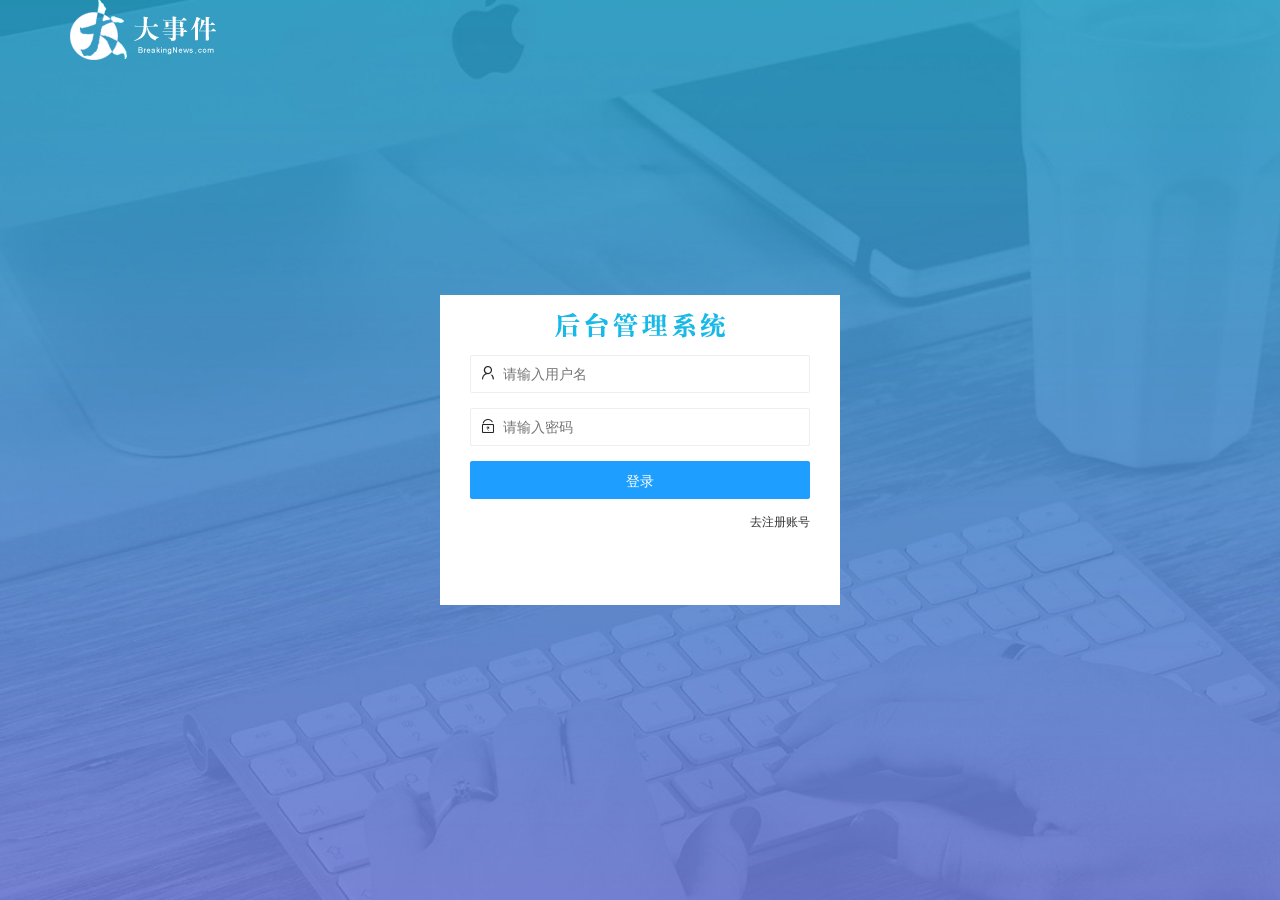
<file: login.html>
<!DOCTYPE html>
<html lang="en">

<head>
    <meta charset="UTF-8">
    <meta http-equiv="X-UA-Compatible" content="IE=edge">
    <meta name="viewport" content="width=device-width, initial-scale=1.0">
    <title>大事件-注册/登录</title>
    <link rel="stylesheet" href="assets/css/login.css">
    <link rel="stylesheet" href="assets/lib/layui/css/layui.css">

    <body>
        <div class="layui-main">
            <img src="assets/images/logo.png" alt="">
        </div>

        <!-- 登录注册区域 -->
        <div class="loginAndRegBox">
            <div class="title-box"></div>
            <!-- 登录的div -->
            <div class="login-box">
                <!-- 登录的表单 -->
                <form class="layui-form" id="form_login">
                    <!-- 用户名 -->
                    <div class="layui-form-item">
                        <i class="layui-icon layui-icon-username"></i>
                        <input type="text" name="username" required lay-verify="required" placeholder="请输入用户名" autocomplete="off" class="layui-input" />
                    </div>
                    <!-- 密码 -->
                    <div class="layui-form-item">
                        <i class="layui-icon layui-icon-password"></i>
                        <input type="password" name="password" required lay-verify="required|pwd" placeholder="请输入密码" autocomplete="off" class="layui-input" />
                    </div>
                    <!-- 登录按钮 -->
                    <div class="layui-form-item">
                        <!-- 注意：表单提交按钮和普通按钮的区别，就是 lay-submit 属性 -->
                        <button class="layui-btn layui-btn-fluid layui-btn-normal" lay-submit>登录</button>
                    </div>
                    <div class="layui-form-item links">
                        <a href="javascript:;" id="link_reg">去注册账号</a>
                    </div>
                </form>
            </div>
            <!-- 注册的div -->
            <div class="reg-box">
                <!-- 注册的表单 -->
                <form class="layui-form" id="form_reg">
                    <!-- 用户名 -->
                    <div class="layui-form-item">
                        <i class="layui-icon layui-icon-username"></i>
                        <input type="text" name="username" required lay-verify="required" placeholder="请输入用户名" autocomplete="off" class="layui-input" />
                    </div>
                    <!-- 密码 -->
                    <div class="layui-form-item">
                        <i class="layui-icon layui-icon-password"></i>
                        <input type="password" name="password" required lay-verify="required|pwd" placeholder="请输入密码" autocomplete="off" class="layui-input" />
                    </div>
                    <!-- 密码确认框 -->
                    <div class="layui-form-item">
                        <i class="layui-icon layui-icon-password"></i>
                        <input type="password" name="repassword" required lay-verify="required|pwd|repwd" placeholder="再次确认密码" autocomplete="off" class="layui-input" />
                    </div>
                    <!-- 注册按钮 -->
                    <div class="layui-form-item">
                        <!-- 注意：表单提交按钮和普通按钮的区别，就是 lay-submit 属性 -->
                        <button class="layui-btn layui-btn-fluid layui-btn-normal" lay-submit>注册</button>
                    </div>
                    <div class="layui-form-item links">
                        <a href="javascript:;" id="link_login">去登录</a>
                    </div>
                </form>
            </div>
        </div>

        <!-- 导入 Layui 的JS文件 -->
        <script src="assets/lib/layui/layui.js"></script>
        <!-- 导入 JQuery -->
        <script src="assets/lib/jquery.js"></script>
        <!-- 导入自己封装的 baseAPI.js -->
        <script src="assets/js/baseAPI.js"></script>
        <!-- 导入自己的 JavaScript 脚本 -->
        <script src="assets/js/login.js"></script>

    </body>

</html>
</file>
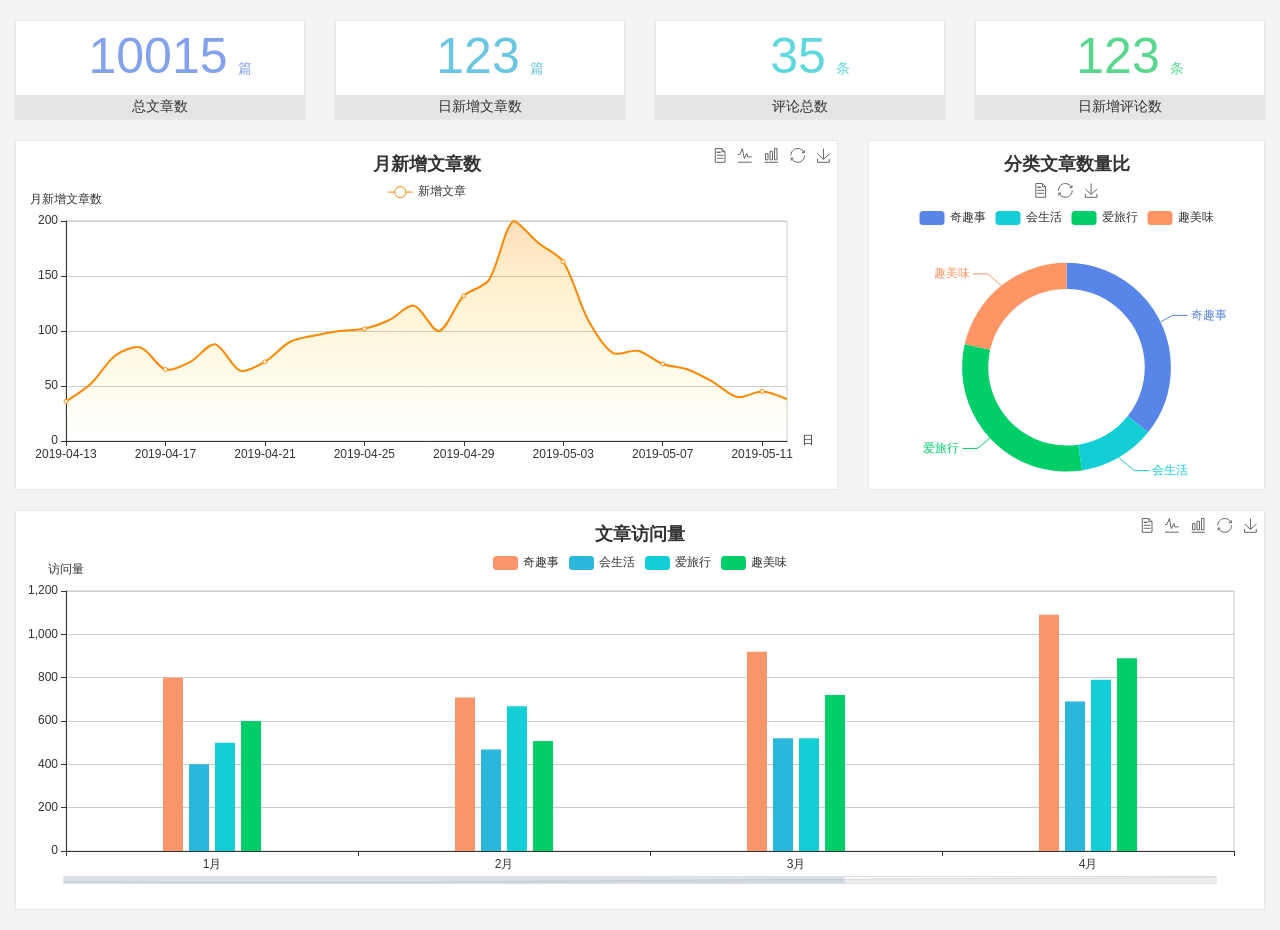
<file: home/dashboard.html>
<!DOCTYPE html>
<html lang="en">

<head>
    <meta charset="UTF-8">
    <meta name="viewport" content="width=device-width, initial-scale=1.0">
    <meta http-equiv="X-UA-Compatible" content="ie=edge">
    <title>图表统计</title>
    <link rel="stylesheet" href="../assets/lib/bootstrap.css" />
    <link rel="stylesheet" href="../assets/lib/main.css" />
    <script src="../assets/lib/jquery.js"></script>
    <script type="text/javascript" src="../assets/lib/echarts.min.js"></script>
</head>

<body>
    <div class="container-fluid">
        <div class="row spannel_list">
            <div class="col-sm-3 col-xs-6">
                <div class="spannel">
                    <em>10015</em><span>篇</span>
                    <b>总文章数</b>
                </div>
            </div>
            <div class="col-sm-3 col-xs-6">
                <div class="spannel scolor01">
                    <em>123</em><span>篇</span>
                    <b>日新增文章数</b>
                </div>
            </div>
            <div class="col-sm-3 col-xs-6">
                <div class="spannel scolor02">
                    <em>35</em><span>条</span>
                    <b>评论总数</b>
                </div>
            </div>
            <div class="col-sm-3 col-xs-6">
                <div class="spannel scolor03">
                    <em>123</em><span>条</span>
                    <b>日新增评论数</b>
                </div>
            </div>
        </div>
    </div>

    <div class="container-fluid">
        <div class="row curve-pie">
            <div class="col-lg-8 col-md-8">
                <div class="gragh_pannel" id="curve_show"></div>
            </div>
            <div class="col-lg-4 col-md-4">
                <div class="gragh_pannel" id="pie_show"></div>
            </div>
        </div>
    </div>

    <div class="container-fluid">
        <div class="column_pannel" id="column_show"></div>
    </div>

    <script>
        var oChart = echarts.init(document.getElementById('curve_show'));
        var aList_all = [{
            'count': 36,
            'date': '2019-04-13'
        }, {
            'count': 52,
            'date': '2019-04-14'
        }, {
            'count': 78,
            'date': '2019-04-15'
        }, {
            'count': 85,
            'date': '2019-04-16'
        }, {
            'count': 65,
            'date': '2019-04-17'
        }, {
            'count': 72,
            'date': '2019-04-18'
        }, {
            'count': 88,
            'date': '2019-04-19'
        }, {
            'count': 64,
            'date': '2019-04-20'
        }, {
            'count': 72,
            'date': '2019-04-21'
        }, {
            'count': 90,
            'date': '2019-04-22'
        }, {
            'count': 96,
            'date': '2019-04-23'
        }, {
            'count': 100,
            'date': '2019-04-24'
        }, {
            'count': 102,
            'date': '2019-04-25'
        }, {
            'count': 110,
            'date': '2019-04-26'
        }, {
            'count': 123,
            'date': '2019-04-27'
        }, {
            'count': 100,
            'date': '2019-04-28'
        }, {
            'count': 132,
            'date': '2019-04-29'
        }, {
            'count': 146,
            'date': '2019-04-30'
        }, {
            'count': 200,
            'date': '2019-05-01'
        }, {
            'count': 180,
            'date': '2019-05-02'
        }, {
            'count': 163,
            'date': '2019-05-03'
        }, {
            'count': 110,
            'date': '2019-05-04'
        }, {
            'count': 80,
            'date': '2019-05-05'
        }, {
            'count': 82,
            'date': '2019-05-06'
        }, {
            'count': 70,
            'date': '2019-05-07'
        }, {
            'count': 65,
            'date': '2019-05-08'
        }, {
            'count': 54,
            'date': '2019-05-09'
        }, {
            'count': 40,
            'date': '2019-05-10'
        }, {
            'count': 45,
            'date': '2019-05-11'
        }, {
            'count': 38,
            'date': '2019-05-12'
        }, ];

        let aCount = [];
        let aDate = [];

        for (var i = 0; i < aList_all.length; i++) {
            aCount.push(aList_all[i].count);
            aDate.push(aList_all[i].date);
        }

        var chartopt = {
            title: {
                text: '月新增文章数',
                left: 'center',
                top: '10'
            },
            tooltip: {
                trigger: 'axis'
            },
            legend: {
                data: ['新增文章'],
                top: '40'
            },
            toolbox: {
                show: true,
                feature: {
                    mark: {
                        show: true
                    },
                    dataView: {
                        show: true,
                        readOnly: false
                    },
                    magicType: {
                        show: true,
                        type: ['line', 'bar']
                    },
                    restore: {
                        show: true
                    },
                    saveAsImage: {
                        show: true
                    }
                }
            },
            calculable: true,
            xAxis: [{
                name: '日',
                type: 'category',
                boundaryGap: false,
                data: aDate
            }],
            yAxis: [{
                name: '月新增文章数',
                type: 'value'
            }],
            series: [{
                name: '新增文章',
                type: 'line',
                smooth: true,
                itemStyle: {
                    normal: {
                        areaStyle: {
                            type: 'default'
                        },
                        color: '#f80'
                    },
                    lineStyle: {
                        color: '#f80'
                    }
                },
                data: aCount
            }],
            areaStyle: {
                normal: {
                    color: new echarts.graphic.LinearGradient(0, 0, 0, 1, [{
                        offset: 0,
                        color: 'rgba(255,136,0,0.39)'
                    }, {
                        offset: .34,
                        color: 'rgba(255,180,0,0.25)'
                    }, {
                        offset: 1,
                        color: 'rgba(255,222,0,0.00)'
                    }])

                }
            },
            grid: {
                show: true,
                x: 50,
                x2: 50,
                y: 80,
                height: 220
            }
        };

        oChart.setOption(chartopt);


        var oPie = echarts.init(document.getElementById('pie_show'));
        var oPieopt = {
            title: {
                top: 10,
                text: '分类文章数量比',
                x: 'center'
            },
            tooltip: {
                trigger: 'item',
                formatter: "{a} <br/>{b} : {c} ({d}%)"
            },
            color: ['#5885e8', '#13cfd5', '#00ce68', '#ff9565'],
            legend: {
                x: 'center',
                top: 65,
                data: ['奇趣事', '会生活', '爱旅行', '趣美味']
            },
            toolbox: {
                show: true,
                x: 'center',
                top: 35,
                feature: {
                    mark: {
                        show: true
                    },
                    dataView: {
                        show: true,
                        readOnly: false
                    },
                    magicType: {
                        show: true,
                        type: ['pie', 'funnel'],
                        option: {
                            funnel: {
                                x: '25%',
                                width: '50%',
                                funnelAlign: 'left',
                                max: 1548
                            }
                        }
                    },
                    restore: {
                        show: true
                    },
                    saveAsImage: {
                        show: true
                    }
                }
            },
            calculable: true,
            series: [{
                name: '访问来源',
                type: 'pie',
                radius: ['45%', '60%'],
                center: ['50%', '65%'],
                data: [{
                    value: 300,
                    name: '奇趣事'
                }, {
                    value: 100,
                    name: '会生活'
                }, {
                    value: 260,
                    name: '爱旅行'
                }, {
                    value: 180,
                    name: '趣美味'
                }]
            }]
        };
        oPie.setOption(oPieopt);



        var oColumn = this.echarts.init(document.getElementById('column_show'));
        var oColumnopt = {
            title: {
                text: '文章访问量',
                left: 'center',
                top: '10'
            },
            tooltip: {
                trigger: 'axis'
            },
            legend: {
                data: ['奇趣事', '会生活', '爱旅行', '趣美味'],
                top: '40'
            },
            toolbox: {
                show: true,
                feature: {
                    mark: {
                        show: true
                    },
                    dataView: {
                        show: true,
                        readOnly: false
                    },
                    magicType: {
                        show: true,
                        type: ['line', 'bar']
                    },
                    restore: {
                        show: true
                    },
                    saveAsImage: {
                        show: true
                    }
                }
            },
            calculable: true,
            xAxis: [{
                type: 'category',
                data: ['1月', '2月', '3月', '4月', '5月']
            }],
            yAxis: [{
                name: '访问量',
                type: 'value'
            }],
            series: [{
                name: '奇趣事',
                type: 'bar',
                barWidth: 20,
                itemStyle: {
                    normal: {
                        areaStyle: {
                            type: 'default'
                        },
                        color: '#fd956a'
                    }
                },
                data: [800, 708, 920, 1090, 1200]
            }, {
                name: '会生活',
                type: 'bar',
                barWidth: 20,
                itemStyle: {
                    normal: {
                        areaStyle: {
                            type: 'default'
                        },
                        color: '#2bb6db'
                    }
                },
                data: [400, 468, 520, 690, 800]
            }, {
                name: '爱旅行',
                type: 'bar',
                barWidth: 20,
                itemStyle: {
                    normal: {
                        areaStyle: {
                            type: 'default'
                        },
                        color: '#13cfd5'
                    }
                },
                data: [500, 668, 520, 790, 900]
            }, {
                name: '趣美味',
                type: 'bar',
                barWidth: 20,
                itemStyle: {
                    normal: {
                        areaStyle: {
                            type: 'default'
                        },
                        color: '#00ce68'
                    }
                },
                data: [600, 508, 720, 890, 1000]
            }],
            grid: {
                show: true,
                x: 50,
                x2: 30,
                y: 80,
                height: 260
            },
            dataZoom: [ //给x轴设置滚动条
                {
                    start: 0, //默认为0
                    end: 100 - 1000 / 31, //默认为100
                    type: 'slider',
                    show: true,
                    xAxisIndex: [0],
                    handleSize: 0, //滑动条的 左右2个滑动条的大小
                    height: 8, //组件高度
                    left: 45, //左边的距离
                    right: 50, //右边的距离
                    bottom: 26, //右边的距离
                    handleColor: '#ddd', //h滑动图标的颜色
                    handleStyle: {
                        borderColor: "#cacaca",
                        borderWidth: "1",
                        shadowBlur: 2,
                        background: "#ddd",
                        shadowColor: "#ddd",
                    }
                }
            ]
        };
        oColumn.setOption(oColumnopt);
    </script>
</body>

</html>
</file>
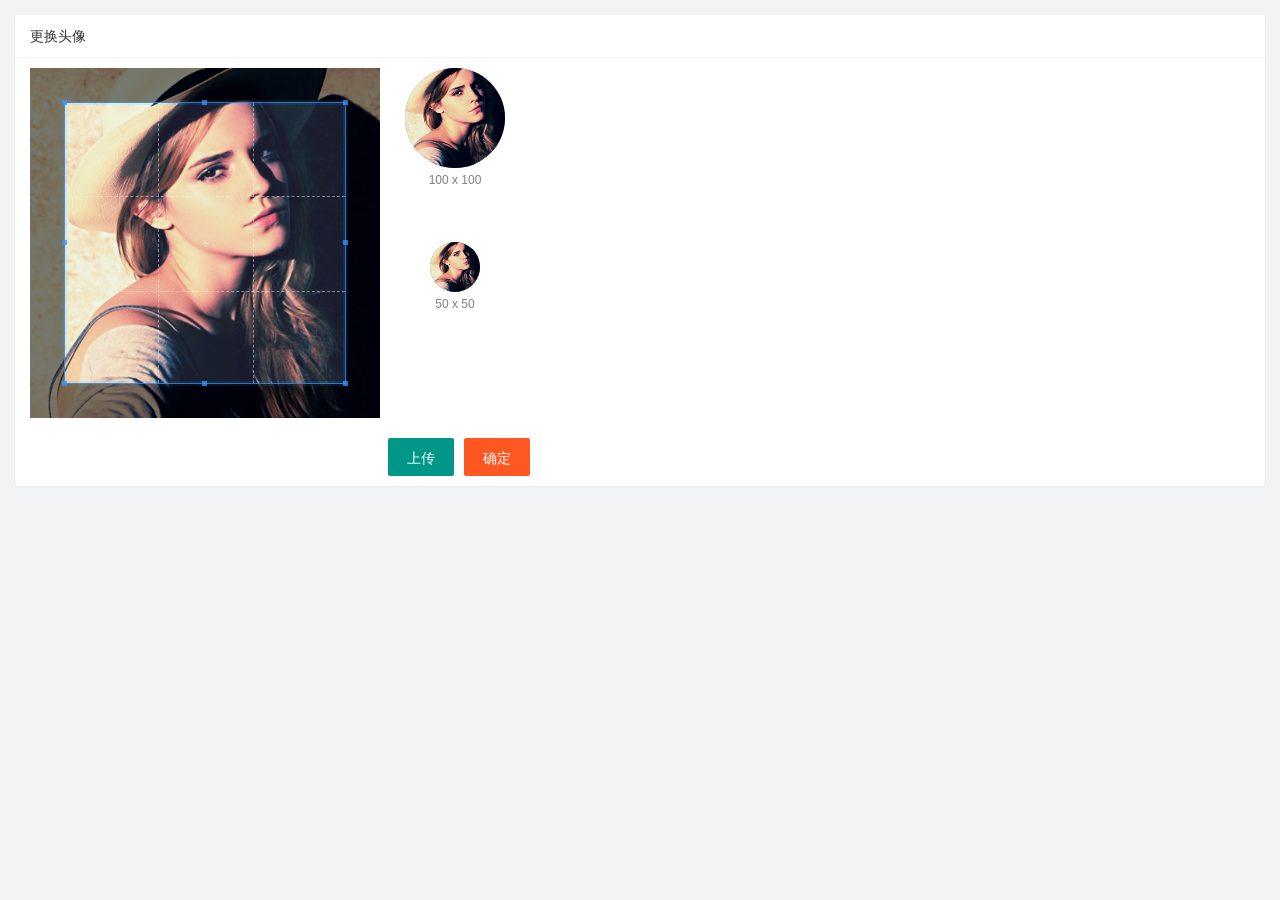
<file: user/user_avatar.html>
<!DOCTYPE html>
<html lang="en">

<head>
    <meta charset="UTF-8" />
    <meta name="viewport" content="width=device-width, initial-scale=1.0" />
    <title>Document</title>
    <link rel="stylesheet" href="../assets/lib/layui/css/layui.css" />
    <link rel="stylesheet" href="../assets/lib/cropper/cropper.css" />
    <link rel="stylesheet" href="../assets/css/user/user_avatar.css" />
</head>

<body>
    <!-- 卡片区域 -->
    <div class="layui-card">
        <div class="layui-card-header">更换头像</div>
        <div class="layui-card-body">
            <!-- 第一行的图片裁剪和预览区域 -->
            <div class="row1">
                <!-- 图片裁剪区域 -->
                <div class="cropper-box">
                    <!-- 这个 img 标签很重要，将来会把它初始化为裁剪区域 -->
                    <img id="image" src="../assets/images/sample.jpg" />
                </div>
                <!-- 图片的预览区域 -->
                <div class="preview-box">
                    <div>
                        <!-- 宽高为 100px 的预览区域 -->
                        <div class="img-preview w100"></div>
                        <p class="size">100 x 100</p>
                    </div>
                    <div>
                        <!-- 宽高为 50px 的预览区域 -->
                        <div class="img-preview w50"></div>
                        <p class="size">50 x 50</p>
                    </div>
                </div>
            </div>

            <!-- 第二行的按钮区域 -->
            <div class="row2">
                <!-- 通过 accept 属性，可以指定，允许用户选择什么类型的文件 -->
                <input type="file" id="file" accept="image/png,image/jpeg" />
                <button type="button" class="layui-btn" id="btnChooseImage">上传</button>
                <button type="button" class="layui-btn layui-btn-danger" id="btnUpload">确定</button>
            </div>
        </div>
    </div>

    <script src="../assets/lib/layui/layui.js"></script>
    <script src="../assets/lib/jquery.js"></script>
    <script src="../assets/lib/cropper/Cropper.js"></script>
    <script src="../assets/lib/cropper/jquery-cropper.js"></script>
    <script src="../assets/js/baseAPI.js"></script>
    <script src="../assets/js/user/user_avatar.js"></script>
</body>

</html>
</file>
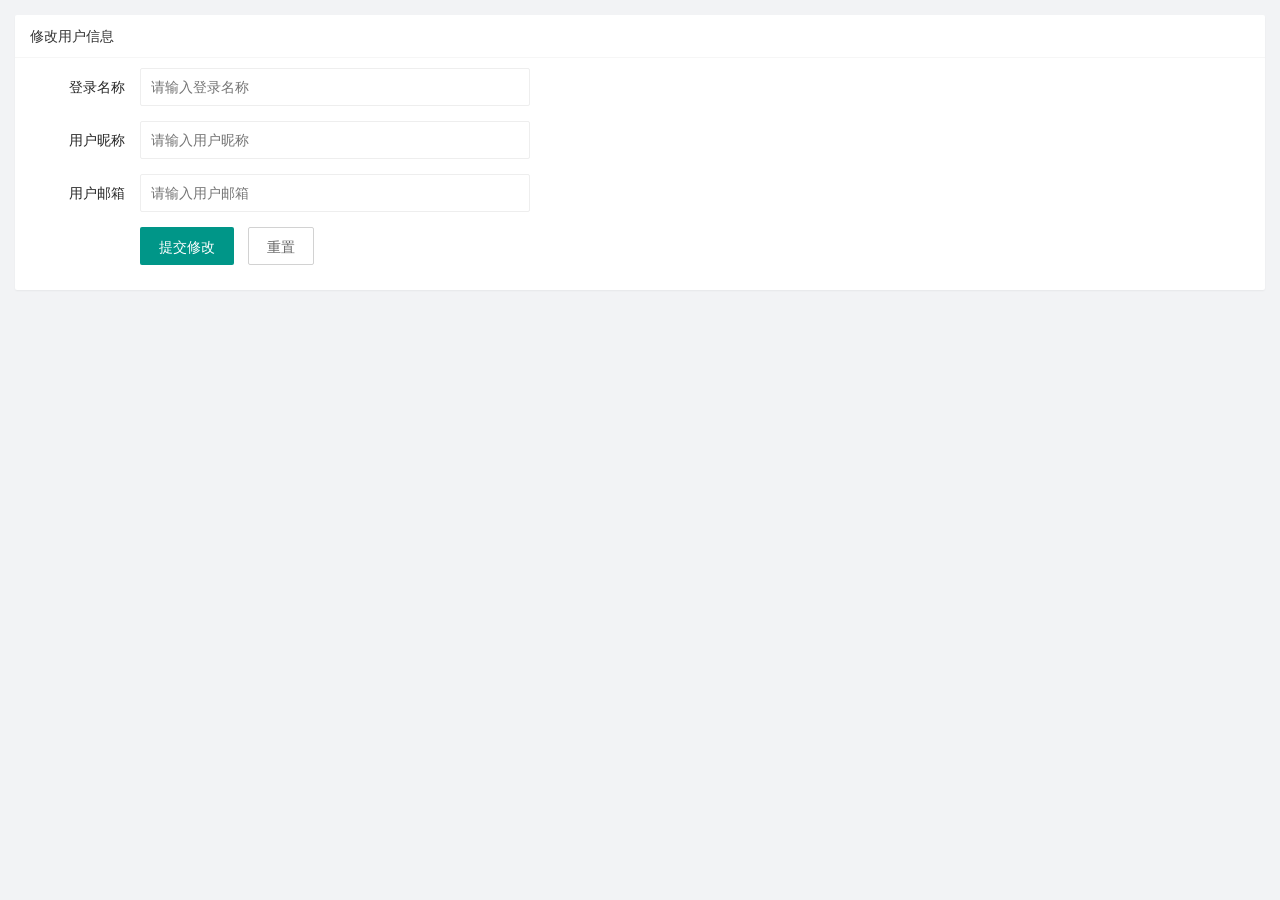
<file: user/user_info.html>
<!DOCTYPE html>
<html lang="en">

<head>
    <meta charset="UTF-8" />
    <meta name="viewport" content="width=device-width, initial-scale=1.0" />
    <title>Document</title>
    <!-- 导入 layui 的样式 -->
    <link rel="stylesheet" href="../assets/lib/layui/css/layui.css" />
    <!-- 导入自己的样式 -->
    <link rel="stylesheet" href="../assets/css/user/user_info.css" />
</head>

<body>
    <!-- 卡片区域 -->
    <div class="layui-card">
        <div class="layui-card-header">修改用户信息</div>
        <div class="layui-card-body">
            <!-- form 表单区域 -->
            <form class="layui-form" lay-filter="formUserInfo">
                <!-- 这是隐藏域 -->
                <input type="hidden" name="id" value="" />
                <div class="layui-form-item">
                    <label class="layui-form-label">登录名称</label>
                    <div class="layui-input-block">
                        <input type="text" name="username" required lay-verify="required" placeholder="请输入登录名称" autocomplete="off" class="layui-input" readonly />
                    </div>
                </div>
                <div class="layui-form-item">
                    <label class="layui-form-label">用户昵称</label>
                    <div class="layui-input-block">
                        <input type="text" name="nickname" required lay-verify="required|nickname" placeholder="请输入用户昵称" autocomplete="off" class="layui-input" />
                    </div>
                </div>
                <div class="layui-form-item">
                    <label class="layui-form-label">用户邮箱</label>
                    <div class="layui-input-block">
                        <input type="text" name="email" required lay-verify="required|email" placeholder="请输入用户邮箱" autocomplete="off" class="layui-input" />
                    </div>
                </div>
                <div class="layui-form-item">
                    <div class="layui-input-block">
                        <button class="layui-btn" lay-submit lay-filter="formDemo">提交修改</button>
                        <button type="reset" class="layui-btn layui-btn-primary" id="btnReset">重置</button>
                    </div>
                </div>
            </form>
        </div>
    </div>

    <!-- 导入 layui 的 js -->
    <script src="../assets/lib/layui/layui.js"></script>
    <!-- 导入 jquery -->
    <script src="../assets/lib/jquery.js"></script>
    <!-- 导入 baseAPI -->
    <script src="../assets/js/baseAPI.js"></script>
    <!-- 导入自己的 js -->
    <script src="../assets/js/user/user_info.js"></script>
</body>

</html>
</file>
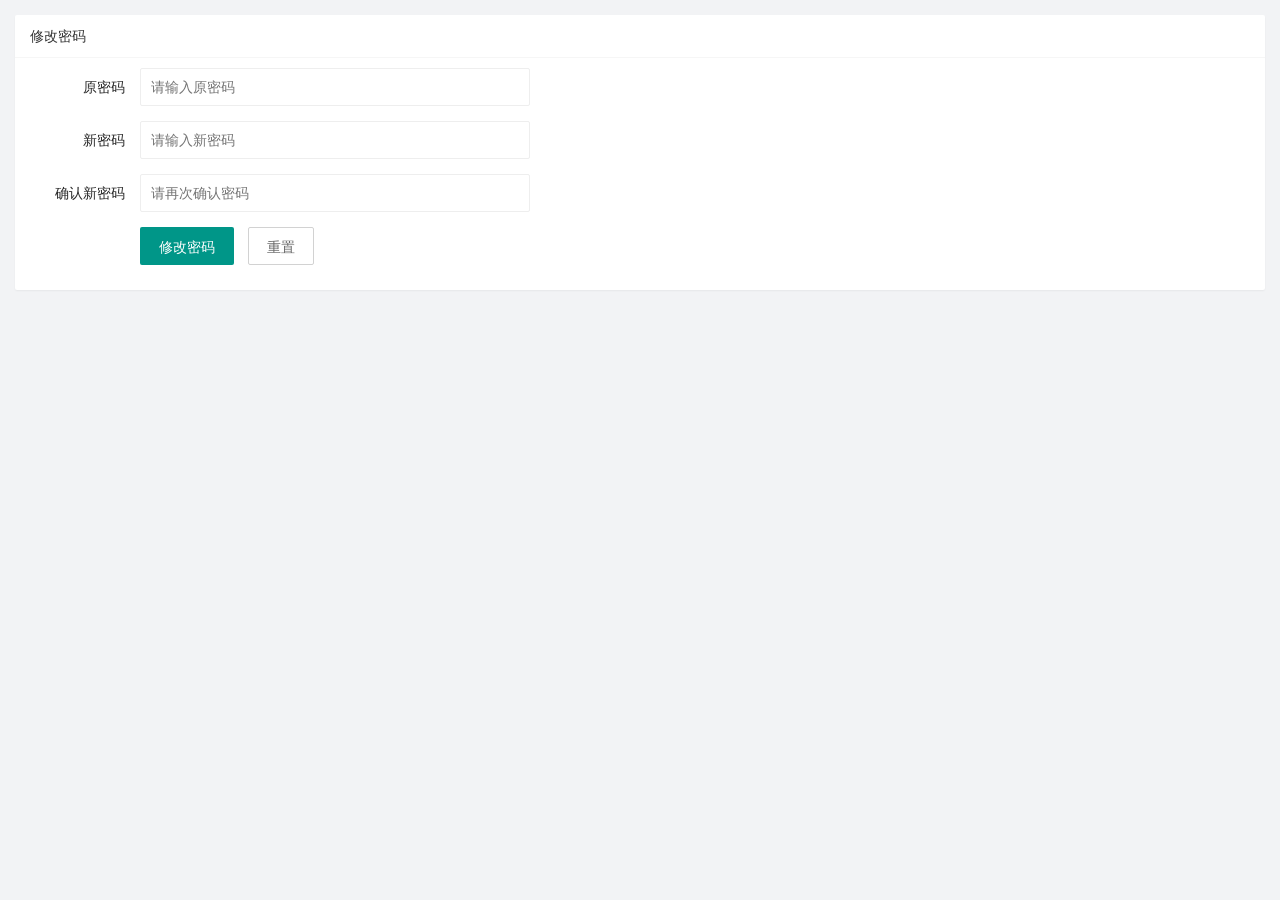
<file: user/user_pwd.html>
<!DOCTYPE html>
<html lang="en">

<head>
    <meta charset="UTF-8" />
    <meta name="viewport" content="width=device-width, initial-scale=1.0" />
    <title>Document</title>
    <link rel="stylesheet" href="../assets/lib/layui/css/layui.css" />
    <link rel="stylesheet" href="../assets/css/user/user_pwd.css" />
</head>

<body>
    <!-- 卡片区域 -->
    <div class="layui-card">
        <div class="layui-card-header">修改密码</div>
        <div class="layui-card-body">
            <form class="layui-form">
                <div class="layui-form-item">
                    <label class="layui-form-label">原密码</label>
                    <div class="layui-input-block">
                        <input type="password" name="oldPwd" required lay-verify="required|pwd" placeholder="请输入原密码" autocomplete="off" class="layui-input" />
                    </div>
                </div>
                <div class="layui-form-item">
                    <label class="layui-form-label">新密码</label>
                    <div class="layui-input-block">
                        <input type="password" name="newPwd" required lay-verify="required|pwd|samePwd" placeholder="请输入新密码" autocomplete="off" class="layui-input" />
                    </div>
                </div>
                <div class="layui-form-item">
                    <label class="layui-form-label">确认新密码</label>
                    <div class="layui-input-block">
                        <input type="password" name="rePwd" required lay-verify="required|pwd|rePwd" placeholder="请再次确认密码" autocomplete="off" class="layui-input" />
                    </div>
                </div>
                <div class="layui-form-item">
                    <div class="layui-input-block">
                        <button class="layui-btn" lay-submit lay-filter="formDemo">修改密码</button>
                        <button type="reset" class="layui-btn layui-btn-primary">重置</button>
                    </div>
                </div>
            </form>
        </div>
    </div>

    <!-- 导入 layui 的 js -->
    <script src="../assets/lib/layui/layui.js"></script>
    <!-- 导入 jQuery -->
    <script src="../assets/lib/jquery.js"></script>
    <!-- 导入 baseAPI -->
    <script src="../assets/js/baseAPI.js"></script>
    <!-- 导入自己的 js -->
    <script src="../assets/js/user/user_pwd.js"></script>
</body>

</html>
</file>
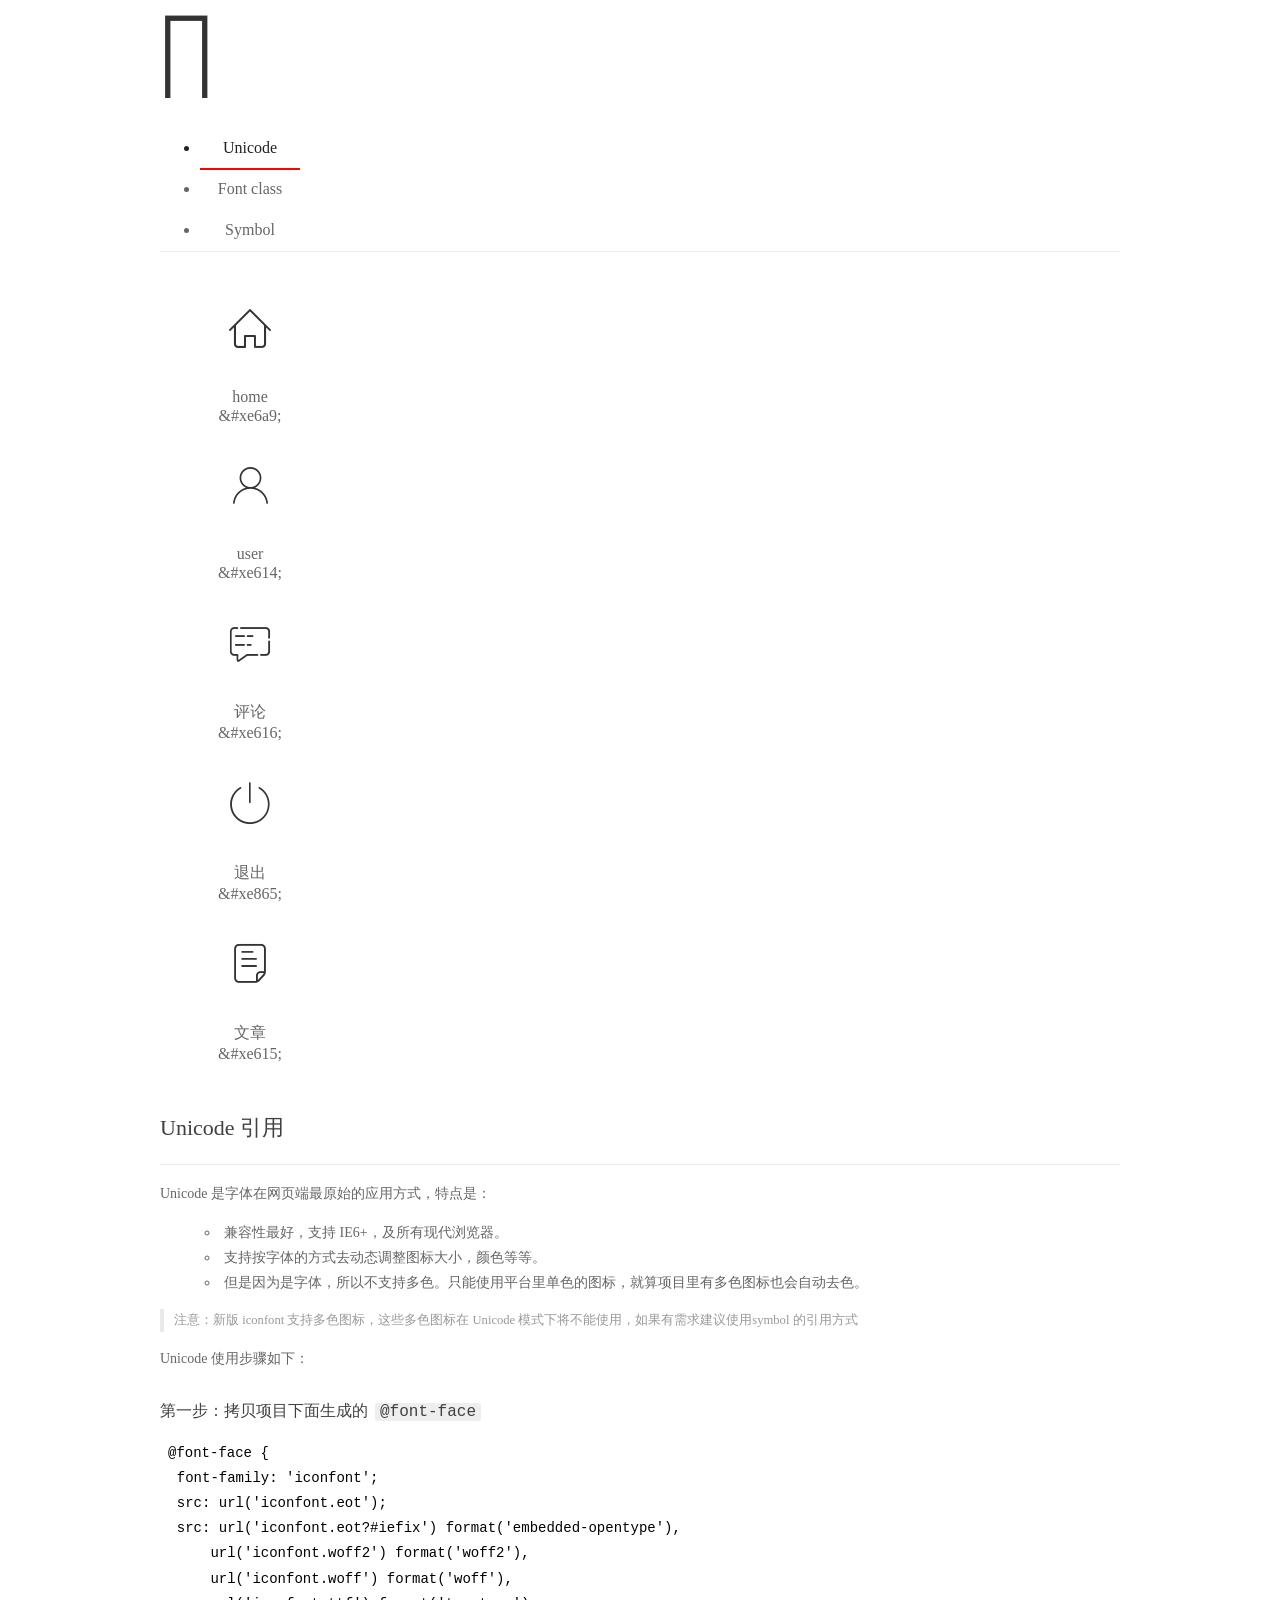
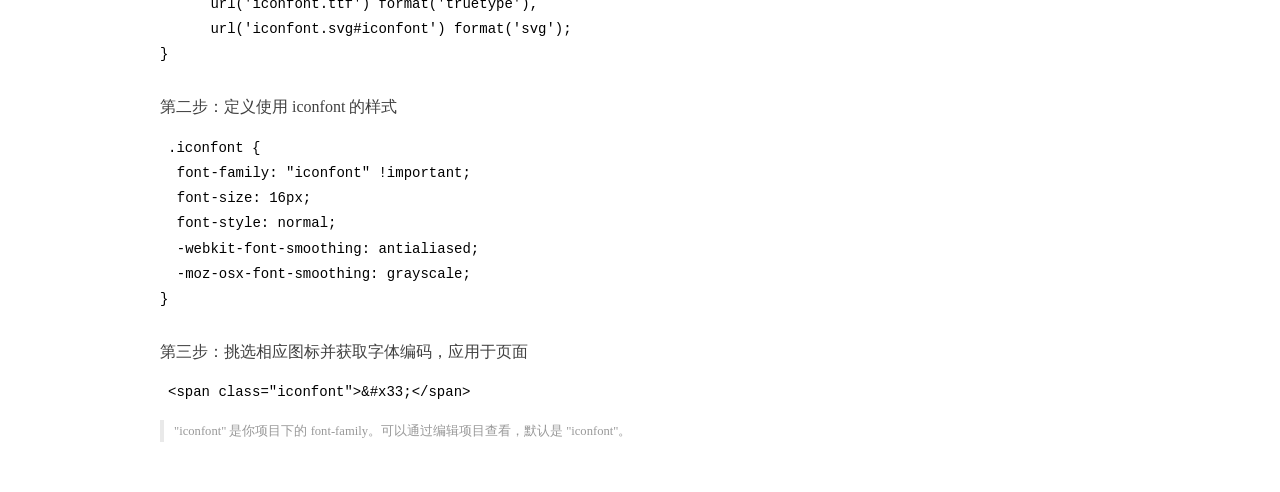
<file: assets/fonts/demo_index.html>
<!DOCTYPE html>
<html>
<head>
  <meta charset="utf-8"/>
  <title>IconFont Demo</title>
  <link rel="shortcut icon" href="https://gtms04.alicdn.com/tps/i4/TB1_oz6GVXXXXaFXpXXJDFnIXXX-64-64.ico" type="image/x-icon"/>
  <link rel="stylesheet" href="https://g.alicdn.com/thx/cube/1.3.2/cube.min.css">
  <link rel="stylesheet" href="demo.css">
  <link rel="stylesheet" href="iconfont.css">
  <script src="iconfont.js"></script>
  <!-- jQuery -->
  <script src="https://a1.alicdn.com/oss/uploads/2018/12/26/7bfddb60-08e8-11e9-9b04-53e73bb6408b.js"></script>
  <!-- 代码高亮 -->
  <script src="https://a1.alicdn.com/oss/uploads/2018/12/26/a3f714d0-08e6-11e9-8a15-ebf944d7534c.js"></script>
</head>
<body>
  <div class="main">
    <h1 class="logo"><a href="https://www.iconfont.cn/" title="iconfont 首页" target="_blank">&#xe86b;</a></h1>
    <div class="nav-tabs">
      <ul id="tabs" class="dib-box">
        <li class="dib active"><span>Unicode</span></li>
        <li class="dib"><span>Font class</span></li>
        <li class="dib"><span>Symbol</span></li>
      </ul>
      
    </div>
    <div class="tab-container">
      <div class="content unicode" style="display: block;">
          <ul class="icon_lists dib-box">
          
            <li class="dib">
              <span class="icon iconfont">&#xe6a9;</span>
                <div class="name">home</div>
                <div class="code-name">&amp;#xe6a9;</div>
              </li>
          
            <li class="dib">
              <span class="icon iconfont">&#xe614;</span>
                <div class="name">user</div>
                <div class="code-name">&amp;#xe614;</div>
              </li>
          
            <li class="dib">
              <span class="icon iconfont">&#xe616;</span>
                <div class="name">评论</div>
                <div class="code-name">&amp;#xe616;</div>
              </li>
          
            <li class="dib">
              <span class="icon iconfont">&#xe865;</span>
                <div class="name">退出</div>
                <div class="code-name">&amp;#xe865;</div>
              </li>
          
            <li class="dib">
              <span class="icon iconfont">&#xe615;</span>
                <div class="name">文章</div>
                <div class="code-name">&amp;#xe615;</div>
              </li>
          
          </ul>
          <div class="article markdown">
          <h2 id="unicode-">Unicode 引用</h2>
          <hr>

          <p>Unicode 是字体在网页端最原始的应用方式，特点是：</p>
          <ul>
            <li>兼容性最好，支持 IE6+，及所有现代浏览器。</li>
            <li>支持按字体的方式去动态调整图标大小，颜色等等。</li>
            <li>但是因为是字体，所以不支持多色。只能使用平台里单色的图标，就算项目里有多色图标也会自动去色。</li>
          </ul>
          <blockquote>
            <p>注意：新版 iconfont 支持多色图标，这些多色图标在 Unicode 模式下将不能使用，如果有需求建议使用symbol 的引用方式</p>
          </blockquote>
          <p>Unicode 使用步骤如下：</p>
          <h3 id="-font-face">第一步：拷贝项目下面生成的 <code>@font-face</code></h3>
<pre><code class="language-css"
>@font-face {
  font-family: 'iconfont';
  src: url('iconfont.eot');
  src: url('iconfont.eot?#iefix') format('embedded-opentype'),
      url('iconfont.woff2') format('woff2'),
      url('iconfont.woff') format('woff'),
      url('iconfont.ttf') format('truetype'),
      url('iconfont.svg#iconfont') format('svg');
}
</code></pre>
          <h3 id="-iconfont-">第二步：定义使用 iconfont 的样式</h3>
<pre><code class="language-css"
>.iconfont {
  font-family: "iconfont" !important;
  font-size: 16px;
  font-style: normal;
  -webkit-font-smoothing: antialiased;
  -moz-osx-font-smoothing: grayscale;
}
</code></pre>
          <h3 id="-">第三步：挑选相应图标并获取字体编码，应用于页面</h3>
<pre>
<code class="language-html"
>&lt;span class="iconfont"&gt;&amp;#x33;&lt;/span&gt;
</code></pre>
          <blockquote>
            <p>"iconfont" 是你项目下的 font-family。可以通过编辑项目查看，默认是 "iconfont"。</p>
          </blockquote>
          </div>
      </div>
      <div class="content font-class">
        <ul class="icon_lists dib-box">
          
          <li class="dib">
            <span class="icon iconfont icon-home"></span>
            <div class="name">
              home
            </div>
            <div class="code-name">.icon-home
            </div>
          </li>
          
          <li class="dib">
            <span class="icon iconfont icon-user"></span>
            <div class="name">
              user
            </div>
            <div class="code-name">.icon-user
            </div>
          </li>
          
          <li class="dib">
            <span class="icon iconfont icon-pinglun"></span>
            <div class="name">
              评论
            </div>
            <div class="code-name">.icon-pinglun
            </div>
          </li>
          
          <li class="dib">
            <span class="icon iconfont icon-tuichu"></span>
            <div class="name">
              退出
            </div>
            <div class="code-name">.icon-tuichu
            </div>
          </li>
          
          <li class="dib">
            <span class="icon iconfont icon-16"></span>
            <div class="name">
              文章
            </div>
            <div class="code-name">.icon-16
            </div>
          </li>
          
        </ul>
        <div class="article markdown">
        <h2 id="font-class-">font-class 引用</h2>
        <hr>

        <p>font-class 是 Unicode 使用方式的一种变种，主要是解决 Unicode 书写不直观，语意不明确的问题。</p>
        <p>与 Unicode 使用方式相比，具有如下特点：</p>
        <ul>
          <li>兼容性良好，支持 IE8+，及所有现代浏览器。</li>
          <li>相比于 Unicode 语意明确，书写更直观。可以很容易分辨这个 icon 是什么。</li>
          <li>因为使用 class 来定义图标，所以当要替换图标时，只需要修改 class 里面的 Unicode 引用。</li>
          <li>不过因为本质上还是使用的字体，所以多色图标还是不支持的。</li>
        </ul>
        <p>使用步骤如下：</p>
        <h3 id="-fontclass-">第一步：引入项目下面生成的 fontclass 代码：</h3>
<pre><code class="language-html">&lt;link rel="stylesheet" href="./iconfont.css"&gt;
</code></pre>
        <h3 id="-">第二步：挑选相应图标并获取类名，应用于页面：</h3>
<pre><code class="language-html">&lt;span class="iconfont icon-xxx"&gt;&lt;/span&gt;
</code></pre>
        <blockquote>
          <p>"
            iconfont" 是你项目下的 font-family。可以通过编辑项目查看，默认是 "iconfont"。</p>
        </blockquote>
      </div>
      </div>
      <div class="content symbol">
          <ul class="icon_lists dib-box">
          
            <li class="dib">
                <svg class="icon svg-icon" aria-hidden="true">
                  <use xlink:href="#icon-home"></use>
                </svg>
                <div class="name">home</div>
                <div class="code-name">#icon-home</div>
            </li>
          
            <li class="dib">
                <svg class="icon svg-icon" aria-hidden="true">
                  <use xlink:href="#icon-user"></use>
                </svg>
                <div class="name">user</div>
                <div class="code-name">#icon-user</div>
            </li>
          
            <li class="dib">
                <svg class="icon svg-icon" aria-hidden="true">
                  <use xlink:href="#icon-pinglun"></use>
                </svg>
                <div class="name">评论</div>
                <div class="code-name">#icon-pinglun</div>
            </li>
          
            <li class="dib">
                <svg class="icon svg-icon" aria-hidden="true">
                  <use xlink:href="#icon-tuichu"></use>
                </svg>
                <div class="name">退出</div>
                <div class="code-name">#icon-tuichu</div>
            </li>
          
            <li class="dib">
                <svg class="icon svg-icon" aria-hidden="true">
                  <use xlink:href="#icon-16"></use>
                </svg>
                <div class="name">文章</div>
                <div class="code-name">#icon-16</div>
            </li>
          
          </ul>
          <div class="article markdown">
          <h2 id="symbol-">Symbol 引用</h2>
          <hr>

          <p>这是一种全新的使用方式，应该说这才是未来的主流，也是平台目前推荐的用法。相关介绍可以参考这篇<a href="">文章</a>
            这种用法其实是做了一个 SVG 的集合，与另外两种相比具有如下特点：</p>
          <ul>
            <li>支持多色图标了，不再受单色限制。</li>
            <li>通过一些技巧，支持像字体那样，通过 <code>font-size</code>, <code>color</code> 来调整样式。</li>
            <li>兼容性较差，支持 IE9+，及现代浏览器。</li>
            <li>浏览器渲染 SVG 的性能一般，还不如 png。</li>
          </ul>
          <p>使用步骤如下：</p>
          <h3 id="-symbol-">第一步：引入项目下面生成的 symbol 代码：</h3>
<pre><code class="language-html">&lt;script src="./iconfont.js"&gt;&lt;/script&gt;
</code></pre>
          <h3 id="-css-">第二步：加入通用 CSS 代码（引入一次就行）：</h3>
<pre><code class="language-html">&lt;style&gt;
.icon {
  width: 1em;
  height: 1em;
  vertical-align: -0.15em;
  fill: currentColor;
  overflow: hidden;
}
&lt;/style&gt;
</code></pre>
          <h3 id="-">第三步：挑选相应图标并获取类名，应用于页面：</h3>
<pre><code class="language-html">&lt;svg class="icon" aria-hidden="true"&gt;
  &lt;use xlink:href="#icon-xxx"&gt;&lt;/use&gt;
&lt;/svg&gt;
</code></pre>
          </div>
      </div>

    </div>
  </div>
  <script>
  $(document).ready(function () {
      $('.tab-container .content:first').show()

      $('#tabs li').click(function (e) {
        var tabContent = $('.tab-container .content')
        var index = $(this).index()

        if ($(this).hasClass('active')) {
          return
        } else {
          $('#tabs li').removeClass('active')
          $(this).addClass('active')

          tabContent.hide().eq(index).fadeIn()
        }
      })
    })
  </script>
</body>
</html>
</file>
<file: assets/css/login.css>
html,
body {
    margin: 0;
    padding: 0;
    height: 100%;
    width: 100%;
    background: url('../images/login_bg.jpg') no-repeat center;
    background-size: cover;
}

.loginAndRegBox {
    width: 400px;
    height: 310px;
    background-color: #fff;
    position: absolute;
    left: 50%;
    top: 50%;
    transform: translate(-50%, -50%);
}

.title-box {
    height: 60px;
    background: url('../images/login_title.png') no-repeat center;
}

.reg-box {
    display: none;
}

.layui-form {
    padding: 0 30px;
}

.links {
    display: flex;
    justify-content: flex-end;
}

.links a {
    font-size: 12px;
}

.layui-form-item {
    position: relative;
}

.layui-icon {
    position: absolute;
    left: 10px;
    top: 10px;
}

.layui-input {
    padding-left: 32px !important;
}
</file>
<file: assets/lib/layui/css/layui.css>
.layui-inline,
img {
    display: inline-block;
    vertical-align: middle
}

h1,
h2,
h3,
h4,
h5,
h6 {
    font-weight: 400
}

a,
body {
    color: #333
}

.layui-edge,
.layui-header,
.layui-inline,
.layui-main {
    position: relative
}

.layui-edge,
hr {
    height: 0;
    overflow: hidden
}

.layui-layout-body,
.layui-side,
.layui-side-scroll {
    overflow-x: hidden
}

.layui-edge,
.layui-elip,
hr {
    overflow: hidden
}

.layui-btn,
.layui-edge,
.layui-inline,
img {
    vertical-align: middle
}

.layui-btn,
.layui-disabled,
.layui-icon,
.layui-unselect {
    -moz-user-select: none;
    -webkit-user-select: none;
    -ms-user-select: none
}

blockquote,
body,
button,
dd,
div,
dl,
dt,
form,
h1,
h2,
h3,
h4,
h5,
h6,
input,
li,
ol,
p,
pre,
td,
textarea,
th,
ul {
    margin: 0;
    padding: 0;
    -webkit-tap-highlight-color: rgba(0, 0, 0, 0)
}

a:active,
a:hover {
    outline: 0
}

img {
    border: none
}

li {
    list-style: none
}

table {
    border-collapse: collapse;
    border-spacing: 0
}

h4,
h5,
h6 {
    font-size: 100%
}

button,
input,
optgroup,
option,
select,
textarea {
    font-family: inherit;
    font-size: inherit;
    font-style: inherit;
    font-weight: inherit;
    outline: 0
}

pre {
    white-space: pre-wrap;
    white-space: -moz-pre-wrap;
    white-space: -pre-wrap;
    white-space: -o-pre-wrap;
    word-wrap: break-word
}

body {
    line-height: 1.6;
    color: rgba(0, 0, 0, .85);
    font: 14px Helvetica Neue, Helvetica, PingFang SC, Tahoma, Arial, sans-serif
}

hr {
    line-height: 0;
    margin: 10px 0;
    padding: 0;
    border: none!important;
    border-bottom: 1px solid #eee!important;
    clear: both;
    background: 0 0
}

a {
    text-decoration: none
}

a:hover {
    color: #777
}

a cite {
    font-style: normal;
    *cursor: pointer
}

.layui-border-box,
.layui-border-box * {
    box-sizing: border-box
}

.layui-box,
.layui-box * {
    box-sizing: content-box
}

.layui-clear {
    clear: both;
    *zoom: 1
}

.layui-clear:after {
    content: '\20';
    clear: both;
    *zoom: 1;
    display: block;
    height: 0
}

.layui-inline {
    *display: inline;
    *zoom: 1
}

.layui-btn,
.layui-btn-group,
.layui-edge {
    display: inline-block
}

.layui-edge {
    width: 0;
    border-width: 6px;
    border-style: dashed;
    border-color: transparent
}

.layui-edge-top {
    top: -4px;
    border-bottom-color: #999;
    border-bottom-style: solid
}

.layui-edge-right {
    border-left-color: #999;
    border-left-style: solid
}

.layui-edge-bottom {
    top: 2px;
    border-top-color: #999;
    border-top-style: solid
}

.layui-edge-left {
    border-right-color: #999;
    border-right-style: solid
}

.layui-elip {
    text-overflow: ellipsis;
    white-space: nowrap
}

.layui-disabled,
.layui-disabled:hover {
    color: #d2d2d2!important;
    cursor: not-allowed!important
}

.layui-circle {
    border-radius: 100%
}

.layui-show {
    display: block!important
}

.layui-hide {
    display: none!important
}

.layui-show-v {
    visibility: visible!important
}

.layui-hide-v {
    visibility: hidden!important
}

@font-face {
    font-family: layui-icon;
    src: url(../font/iconfont.eot?v=256);
    src: url(../font/iconfont.eot?v=256#iefix) format('embedded-opentype'), url(../font/iconfont.woff2?v=256) format('woff2'), url(../font/iconfont.woff?v=256) format('woff'), url(../font/iconfont.ttf?v=256) format('truetype'), url(../font/iconfont.svg?v=256#layui-icon) format('svg')
}

.layui-icon {
    font-family: layui-icon!important;
    font-size: 16px;
    font-style: normal;
    -webkit-font-smoothing: antialiased;
    -moz-osx-font-smoothing: grayscale
}

.layui-icon-reply-fill:before {
    content: "\e611"
}

.layui-icon-set-fill:before {
    content: "\e614"
}

.layui-icon-menu-fill:before {
    content: "\e60f"
}

.layui-icon-search:before {
    content: "\e615"
}

.layui-icon-share:before {
    content: "\e641"
}

.layui-icon-set-sm:before {
    content: "\e620"
}

.layui-icon-engine:before {
    content: "\e628"
}

.layui-icon-close:before {
    content: "\1006"
}

.layui-icon-close-fill:before {
    content: "\1007"
}

.layui-icon-chart-screen:before {
    content: "\e629"
}

.layui-icon-star:before {
    content: "\e600"
}

.layui-icon-circle-dot:before {
    content: "\e617"
}

.layui-icon-chat:before {
    content: "\e606"
}

.layui-icon-release:before {
    content: "\e609"
}

.layui-icon-list:before {
    content: "\e60a"
}

.layui-icon-chart:before {
    content: "\e62c"
}

.layui-icon-ok-circle:before {
    content: "\1005"
}

.layui-icon-layim-theme:before {
    content: "\e61b"
}

.layui-icon-table:before {
    content: "\e62d"
}

.layui-icon-right:before {
    content: "\e602"
}

.layui-icon-left:before {
    content: "\e603"
}

.layui-icon-cart-simple:before {
    content: "\e698"
}

.layui-icon-face-cry:before {
    content: "\e69c"
}

.layui-icon-face-smile:before {
    content: "\e6af"
}

.layui-icon-survey:before {
    content: "\e6b2"
}

.layui-icon-tree:before {
    content: "\e62e"
}

.layui-icon-ie:before {
    content: "\e7bb"
}

.layui-icon-upload-circle:before {
    content: "\e62f"
}

.layui-icon-add-circle:before {
    content: "\e61f"
}

.layui-icon-download-circle:before {
    content: "\e601"
}

.layui-icon-templeate-1:before {
    content: "\e630"
}

.layui-icon-util:before {
    content: "\e631"
}

.layui-icon-face-surprised:before {
    content: "\e664"
}

.layui-icon-edit:before {
    content: "\e642"
}

.layui-icon-speaker:before {
    content: "\e645"
}

.layui-icon-down:before {
    content: "\e61a"
}

.layui-icon-file:before {
    content: "\e621"
}

.layui-icon-layouts:before {
    content: "\e632"
}

.layui-icon-rate-half:before {
    content: "\e6c9"
}

.layui-icon-add-circle-fine:before {
    content: "\e608"
}

.layui-icon-prev-circle:before {
    content: "\e633"
}

.layui-icon-read:before {
    content: "\e705"
}

.layui-icon-404:before {
    content: "\e61c"
}

.layui-icon-carousel:before {
    content: "\e634"
}

.layui-icon-help:before {
    content: "\e607"
}

.layui-icon-code-circle:before {
    content: "\e635"
}

.layui-icon-windows:before {
    content: "\e67f"
}

.layui-icon-water:before {
    content: "\e636"
}

.layui-icon-username:before {
    content: "\e66f"
}

.layui-icon-find-fill:before {
    content: "\e670"
}

.layui-icon-about:before {
    content: "\e60b"
}

.layui-icon-location:before {
    content: "\e715"
}

.layui-icon-up:before {
    content: "\e619"
}

.layui-icon-pause:before {
    content: "\e651"
}

.layui-icon-date:before {
    content: "\e637"
}

.layui-icon-layim-uploadfile:before {
    content: "\e61d"
}

.layui-icon-delete:before {
    content: "\e640"
}

.layui-icon-play:before {
    content: "\e652"
}

.layui-icon-top:before {
    content: "\e604"
}

.layui-icon-firefox:before {
    content: "\e686"
}

.layui-icon-friends:before {
    content: "\e612"
}

.layui-icon-refresh-3:before {
    content: "\e9aa"
}

.layui-icon-ok:before {
    content: "\e605"
}

.layui-icon-layer:before {
    content: "\e638"
}

.layui-icon-face-smile-fine:before {
    content: "\e60c"
}

.layui-icon-dollar:before {
    content: "\e659"
}

.layui-icon-group:before {
    content: "\e613"
}

.layui-icon-layim-download:before {
    content: "\e61e"
}

.layui-icon-picture-fine:before {
    content: "\e60d"
}

.layui-icon-link:before {
    content: "\e64c"
}

.layui-icon-diamond:before {
    content: "\e735"
}

.layui-icon-log:before {
    content: "\e60e"
}

.layui-icon-key:before {
    content: "\e683"
}

.layui-icon-rate-solid:before {
    content: "\e67a"
}

.layui-icon-fonts-del:before {
    content: "\e64f"
}

.layui-icon-unlink:before {
    content: "\e64d"
}

.layui-icon-fonts-clear:before {
    content: "\e639"
}

.layui-icon-triangle-r:before {
    content: "\e623"
}

.layui-icon-circle:before {
    content: "\e63f"
}

.layui-icon-radio:before {
    content: "\e643"
}

.layui-icon-align-center:before {
    content: "\e647"
}

.layui-icon-align-right:before {
    content: "\e648"
}

.layui-icon-align-left:before {
    content: "\e649"
}

.layui-icon-loading-1:before {
    content: "\e63e"
}

.layui-icon-return:before {
    content: "\e65c"
}

.layui-icon-fonts-strong:before {
    content: "\e62b"
}

.layui-icon-upload:before {
    content: "\e67c"
}

.layui-icon-dialogue:before {
    content: "\e63a"
}

.layui-icon-video:before {
    content: "\e6ed"
}

.layui-icon-headset:before {
    content: "\e6fc"
}

.layui-icon-cellphone-fine:before {
    content: "\e63b"
}

.layui-icon-add-1:before {
    content: "\e654"
}

.layui-icon-face-smile-b:before {
    content: "\e650"
}

.layui-icon-fonts-html:before {
    content: "\e64b"
}

.layui-icon-screen-full:before {
    content: "\e622"
}

.layui-icon-form:before {
    content: "\e63c"
}

.layui-icon-cart:before {
    content: "\e657"
}

.layui-icon-camera-fill:before {
    content: "\e65d"
}

.layui-icon-tabs:before {
    content: "\e62a"
}

.layui-icon-heart-fill:before {
    content: "\e68f"
}

.layui-icon-fonts-code:before {
    content: "\e64e"
}

.layui-icon-ios:before {
    content: "\e680"
}

.layui-icon-at:before {
    content: "\e687"
}

.layui-icon-fire:before {
    content: "\e756"
}

.layui-icon-set:before {
    content: "\e716"
}

.layui-icon-fonts-u:before {
    content: "\e646"
}

.layui-icon-triangle-d:before {
    content: "\e625"
}

.layui-icon-tips:before {
    content: "\e702"
}

.layui-icon-picture:before {
    content: "\e64a"
}

.layui-icon-more-vertical:before {
    content: "\e671"
}

.layui-icon-bluetooth:before {
    content: "\e689"
}

.layui-icon-flag:before {
    content: "\e66c"
}

.layui-icon-loading:before {
    content: "\e63d"
}

.layui-icon-fonts-i:before {
    content: "\e644"
}

.layui-icon-refresh-1:before {
    content: "\e666"
}

.layui-icon-rmb:before {
    content: "\e65e"
}

.layui-icon-addition:before {
    content: "\e624"
}

.layui-icon-home:before {
    content: "\e68e"
}

.layui-icon-time:before {
    content: "\e68d"
}

.layui-icon-user:before {
    content: "\e770"
}

.layui-icon-notice:before {
    content: "\e667"
}

.layui-icon-chrome:before {
    content: "\e68a"
}

.layui-icon-edge:before {
    content: "\e68b"
}

.layui-icon-login-weibo:before {
    content: "\e675"
}

.layui-icon-voice:before {
    content: "\e688"
}

.layui-icon-upload-drag:before {
    content: "\e681"
}

.layui-icon-login-qq:before {
    content: "\e676"
}

.layui-icon-snowflake:before {
    content: "\e6b1"
}

.layui-icon-heart:before {
    content: "\e68c"
}

.layui-icon-logout:before {
    content: "\e682"
}

.layui-icon-file-b:before {
    content: "\e655"
}

.layui-icon-template:before {
    content: "\e663"
}

.layui-icon-transfer:before {
    content: "\e691"
}

.layui-icon-auz:before {
    content: "\e672"
}

.layui-icon-console:before {
    content: "\e665"
}

.layui-icon-app:before {
    content: "\e653"
}

.layui-icon-prev:before {
    content: "\e65a"
}

.layui-icon-website:before {
    content: "\e7ae"
}

.layui-icon-next:before {
    content: "\e65b"
}

.layui-icon-component:before {
    content: "\e857"
}

.layui-icon-android:before {
    content: "\e684"
}

.layui-icon-more:before {
    content: "\e65f"
}

.layui-icon-login-wechat:before {
    content: "\e677"
}

.layui-icon-shrink-right:before {
    content: "\e668"
}

.layui-icon-spread-left:before {
    content: "\e66b"
}

.layui-icon-camera:before {
    content: "\e660"
}

.layui-icon-note:before {
    content: "\e66e"
}

.layui-icon-refresh:before {
    content: "\e669"
}

.layui-icon-female:before {
    content: "\e661"
}

.layui-icon-male:before {
    content: "\e662"
}

.layui-icon-screen-restore:before {
    content: "\e758"
}

.layui-icon-password:before {
    content: "\e673"
}

.layui-icon-senior:before {
    content: "\e674"
}

.layui-icon-theme:before {
    content: "\e66a"
}

.layui-icon-tread:before {
    content: "\e6c5"
}

.layui-icon-praise:before {
    content: "\e6c6"
}

.layui-icon-star-fill:before {
    content: "\e658"
}

.layui-icon-rate:before {
    content: "\e67b"
}

.layui-icon-template-1:before {
    content: "\e656"
}

.layui-icon-vercode:before {
    content: "\e679"
}

.layui-icon-service:before {
    content: "\e626"
}

.layui-icon-cellphone:before {
    content: "\e678"
}

.layui-icon-print:before {
    content: "\e66d"
}

.layui-icon-cols:before {
    content: "\e610"
}

.layui-icon-wifi:before {
    content: "\e7e0"
}

.layui-icon-export:before {
    content: "\e67d"
}

.layui-icon-rss:before {
    content: "\e808"
}

.layui-icon-slider:before {
    content: "\e714"
}

.layui-icon-email:before {
    content: "\e618"
}

.layui-icon-subtraction:before {
    content: "\e67e"
}

.layui-icon-mike:before {
    content: "\e6dc"
}

.layui-icon-light:before {
    content: "\e748"
}

.layui-icon-gift:before {
    content: "\e627"
}

.layui-icon-mute:before {
    content: "\e685"
}

.layui-icon-reduce-circle:before {
    content: "\e616"
}

.layui-icon-music:before {
    content: "\e690"
}

.layui-main {
    width: 1140px;
    margin: 0 auto
}

.layui-header {
    z-index: 1000;
    height: 60px
}

.layui-header a:hover {
    transition: all .5s;
    -webkit-transition: all .5s
}

.layui-side {
    position: fixed;
    left: 0;
    top: 0;
    bottom: 0;
    z-index: 999;
    width: 200px
}

.layui-side-scroll {
    position: relative;
    width: 220px;
    height: 100%
}

.layui-body {
    position: relative;
    left: 200px;
    right: 0;
    top: 0;
    bottom: 0;
    z-index: 900;
    width: auto;
    box-sizing: border-box
}

.layui-layout-admin .layui-header {
    position: fixed;
    top: 0;
    left: 0;
    right: 0;
    background-color: #23262E
}

.layui-layout-admin .layui-side {
    top: 60px;
    width: 200px;
    overflow-x: hidden
}

.layui-layout-admin .layui-body {
    position: absolute;
    top: 60px;
    padding-bottom: 44px
}

.layui-layout-admin .layui-main {
    width: auto;
    margin: 0 15px
}

.layui-layout-admin .layui-footer {
    position: fixed;
    left: 200px;
    right: 0;
    bottom: 0;
    z-index: 990;
    height: 44px;
    line-height: 44px;
    padding: 0 15px;
    box-shadow: -1px 0 4px rgb(0 0 0 / 12%);
    background-color: #FAFAFA
}

.layui-layout-admin .layui-logo {
    position: absolute;
    left: 0;
    top: 0;
    width: 200px;
    height: 100%;
    line-height: 60px;
    text-align: center;
    color: #009688;
    font-size: 16px;
    box-shadow: 0 1px 2px 0 rgb(0 0 0 / 15%)
}

.layui-layout-admin .layui-header .layui-nav {
    background: 0 0
}

.layui-layout-left {
    position: absolute!important;
    left: 200px;
    top: 0
}

.layui-layout-right {
    position: absolute!important;
    right: 0;
    top: 0
}

.layui-container {
    position: relative;
    margin: 0 auto;
    padding: 0 15px;
    box-sizing: border-box
}

.layui-fluid {
    position: relative;
    margin: 0 auto;
    padding: 0 15px
}

.layui-row:after,
.layui-row:before {
    content: "";
    display: block;
    clear: both
}

.layui-col-lg1,
.layui-col-lg10,
.layui-col-lg11,
.layui-col-lg12,
.layui-col-lg2,
.layui-col-lg3,
.layui-col-lg4,
.layui-col-lg5,
.layui-col-lg6,
.layui-col-lg7,
.layui-col-lg8,
.layui-col-lg9,
.layui-col-md1,
.layui-col-md10,
.layui-col-md11,
.layui-col-md12,
.layui-col-md2,
.layui-col-md3,
.layui-col-md4,
.layui-col-md5,
.layui-col-md6,
.layui-col-md7,
.layui-col-md8,
.layui-col-md9,
.layui-col-sm1,
.layui-col-sm10,
.layui-col-sm11,
.layui-col-sm12,
.layui-col-sm2,
.layui-col-sm3,
.layui-col-sm4,
.layui-col-sm5,
.layui-col-sm6,
.layui-col-sm7,
.layui-col-sm8,
.layui-col-sm9,
.layui-col-xs1,
.layui-col-xs10,
.layui-col-xs11,
.layui-col-xs12,
.layui-col-xs2,
.layui-col-xs3,
.layui-col-xs4,
.layui-col-xs5,
.layui-col-xs6,
.layui-col-xs7,
.layui-col-xs8,
.layui-col-xs9 {
    position: relative;
    display: block;
    box-sizing: border-box
}

.layui-col-xs1,
.layui-col-xs10,
.layui-col-xs11,
.layui-col-xs12,
.layui-col-xs2,
.layui-col-xs3,
.layui-col-xs4,
.layui-col-xs5,
.layui-col-xs6,
.layui-col-xs7,
.layui-col-xs8,
.layui-col-xs9 {
    float: left
}

.layui-col-xs1 {
    width: 8.33333333%
}

.layui-col-xs2 {
    width: 16.66666667%
}

.layui-col-xs3 {
    width: 25%
}

.layui-col-xs4 {
    width: 33.33333333%
}

.layui-col-xs5 {
    width: 41.66666667%
}

.layui-col-xs6 {
    width: 50%
}

.layui-col-xs7 {
    width: 58.33333333%
}

.layui-col-xs8 {
    width: 66.66666667%
}

.layui-col-xs9 {
    width: 75%
}

.layui-col-xs10 {
    width: 83.33333333%
}

.layui-col-xs11 {
    width: 91.66666667%
}

.layui-col-xs12 {
    width: 100%
}

.layui-col-xs-offset1 {
    margin-left: 8.33333333%
}

.layui-col-xs-offset2 {
    margin-left: 16.66666667%
}

.layui-col-xs-offset3 {
    margin-left: 25%
}

.layui-col-xs-offset4 {
    margin-left: 33.33333333%
}

.layui-col-xs-offset5 {
    margin-left: 41.66666667%
}

.layui-col-xs-offset6 {
    margin-left: 50%
}

.layui-col-xs-offset7 {
    margin-left: 58.33333333%
}

.layui-col-xs-offset8 {
    margin-left: 66.66666667%
}

.layui-col-xs-offset9 {
    margin-left: 75%
}

.layui-col-xs-offset10 {
    margin-left: 83.33333333%
}

.layui-col-xs-offset11 {
    margin-left: 91.66666667%
}

.layui-col-xs-offset12 {
    margin-left: 100%
}

@media screen and (max-width:768px) {
    .layui-hide-xs {
        display: none!important
    }
    .layui-show-xs-block {
        display: block!important
    }
    .layui-show-xs-inline {
        display: inline!important
    }
    .layui-show-xs-inline-block {
        display: inline-block!important
    }
}

@media screen and (min-width:768px) {
    .layui-container {
        width: 750px
    }
    .layui-hide-sm {
        display: none!important
    }
    .layui-show-sm-block {
        display: block!important
    }
    .layui-show-sm-inline {
        display: inline!important
    }
    .layui-show-sm-inline-block {
        display: inline-block!important
    }
    .layui-col-sm1,
    .layui-col-sm10,
    .layui-col-sm11,
    .layui-col-sm12,
    .layui-col-sm2,
    .layui-col-sm3,
    .layui-col-sm4,
    .layui-col-sm5,
    .layui-col-sm6,
    .layui-col-sm7,
    .layui-col-sm8,
    .layui-col-sm9 {
        float: left
    }
    .layui-col-sm1 {
        width: 8.33333333%
    }
    .layui-col-sm2 {
        width: 16.66666667%
    }
    .layui-col-sm3 {
        width: 25%
    }
    .layui-col-sm4 {
        width: 33.33333333%
    }
    .layui-col-sm5 {
        width: 41.66666667%
    }
    .layui-col-sm6 {
        width: 50%
    }
    .layui-col-sm7 {
        width: 58.33333333%
    }
    .layui-col-sm8 {
        width: 66.66666667%
    }
    .layui-col-sm9 {
        width: 75%
    }
    .layui-col-sm10 {
        width: 83.33333333%
    }
    .layui-col-sm11 {
        width: 91.66666667%
    }
    .layui-col-sm12 {
        width: 100%
    }
    .layui-col-sm-offset1 {
        margin-left: 8.33333333%
    }
    .layui-col-sm-offset2 {
        margin-left: 16.66666667%
    }
    .layui-col-sm-offset3 {
        margin-left: 25%
    }
    .layui-col-sm-offset4 {
        margin-left: 33.33333333%
    }
    .layui-col-sm-offset5 {
        margin-left: 41.66666667%
    }
    .layui-col-sm-offset6 {
        margin-left: 50%
    }
    .layui-col-sm-offset7 {
        margin-left: 58.33333333%
    }
    .layui-col-sm-offset8 {
        margin-left: 66.66666667%
    }
    .layui-col-sm-offset9 {
        margin-left: 75%
    }
    .layui-col-sm-offset10 {
        margin-left: 83.33333333%
    }
    .layui-col-sm-offset11 {
        margin-left: 91.66666667%
    }
    .layui-col-sm-offset12 {
        margin-left: 100%
    }
}

@media screen and (min-width:992px) {
    .layui-container {
        width: 970px
    }
    .layui-hide-md {
        display: none!important
    }
    .layui-show-md-block {
        display: block!important
    }
    .layui-show-md-inline {
        display: inline!important
    }
    .layui-show-md-inline-block {
        display: inline-block!important
    }
    .layui-col-md1,
    .layui-col-md10,
    .layui-col-md11,
    .layui-col-md12,
    .layui-col-md2,
    .layui-col-md3,
    .layui-col-md4,
    .layui-col-md5,
    .layui-col-md6,
    .layui-col-md7,
    .layui-col-md8,
    .layui-col-md9 {
        float: left
    }
    .layui-col-md1 {
        width: 8.33333333%
    }
    .layui-col-md2 {
        width: 16.66666667%
    }
    .layui-col-md3 {
        width: 25%
    }
    .layui-col-md4 {
        width: 33.33333333%
    }
    .layui-col-md5 {
        width: 41.66666667%
    }
    .layui-col-md6 {
        width: 50%
    }
    .layui-col-md7 {
        width: 58.33333333%
    }
    .layui-col-md8 {
        width: 66.66666667%
    }
    .layui-col-md9 {
        width: 75%
    }
    .layui-col-md10 {
        width: 83.33333333%
    }
    .layui-col-md11 {
        width: 91.66666667%
    }
    .layui-col-md12 {
        width: 100%
    }
    .layui-col-md-offset1 {
        margin-left: 8.33333333%
    }
    .layui-col-md-offset2 {
        margin-left: 16.66666667%
    }
    .layui-col-md-offset3 {
        margin-left: 25%
    }
    .layui-col-md-offset4 {
        margin-left: 33.33333333%
    }
    .layui-col-md-offset5 {
        margin-left: 41.66666667%
    }
    .layui-col-md-offset6 {
        margin-left: 50%
    }
    .layui-col-md-offset7 {
        margin-left: 58.33333333%
    }
    .layui-col-md-offset8 {
        margin-left: 66.66666667%
    }
    .layui-col-md-offset9 {
        margin-left: 75%
    }
    .layui-col-md-offset10 {
        margin-left: 83.33333333%
    }
    .layui-col-md-offset11 {
        margin-left: 91.66666667%
    }
    .layui-col-md-offset12 {
        margin-left: 100%
    }
}

@media screen and (min-width:1200px) {
    .layui-container {
        width: 1170px
    }
    .layui-hide-lg {
        display: none!important
    }
    .layui-show-lg-block {
        display: block!important
    }
    .layui-show-lg-inline {
        display: inline!important
    }
    .layui-show-lg-inline-block {
        display: inline-block!important
    }
    .layui-col-lg1,
    .layui-col-lg10,
    .layui-col-lg11,
    .layui-col-lg12,
    .layui-col-lg2,
    .layui-col-lg3,
    .layui-col-lg4,
    .layui-col-lg5,
    .layui-col-lg6,
    .layui-col-lg7,
    .layui-col-lg8,
    .layui-col-lg9 {
        float: left
    }
    .layui-col-lg1 {
        width: 8.33333333%
    }
    .layui-col-lg2 {
        width: 16.66666667%
    }
    .layui-col-lg3 {
        width: 25%
    }
    .layui-col-lg4 {
        width: 33.33333333%
    }
    .layui-col-lg5 {
        width: 41.66666667%
    }
    .layui-col-lg6 {
        width: 50%
    }
    .layui-col-lg7 {
        width: 58.33333333%
    }
    .layui-col-lg8 {
        width: 66.66666667%
    }
    .layui-col-lg9 {
        width: 75%
    }
    .layui-col-lg10 {
        width: 83.33333333%
    }
    .layui-col-lg11 {
        width: 91.66666667%
    }
    .layui-col-lg12 {
        width: 100%
    }
    .layui-col-lg-offset1 {
        margin-left: 8.33333333%
    }
    .layui-col-lg-offset2 {
        margin-left: 16.66666667%
    }
    .layui-col-lg-offset3 {
        margin-left: 25%
    }
    .layui-col-lg-offset4 {
        margin-left: 33.33333333%
    }
    .layui-col-lg-offset5 {
        margin-left: 41.66666667%
    }
    .layui-col-lg-offset6 {
        margin-left: 50%
    }
    .layui-col-lg-offset7 {
        margin-left: 58.33333333%
    }
    .layui-col-lg-offset8 {
        margin-left: 66.66666667%
    }
    .layui-col-lg-offset9 {
        margin-left: 75%
    }
    .layui-col-lg-offset10 {
        margin-left: 83.33333333%
    }
    .layui-col-lg-offset11 {
        margin-left: 91.66666667%
    }
    .layui-col-lg-offset12 {
        margin-left: 100%
    }
}

.layui-col-space1 {
    margin: -.5px
}

.layui-col-space1>* {
    padding: .5px
}

.layui-col-space2 {
    margin: -1px
}

.layui-col-space2>* {
    padding: 1px
}

.layui-col-space4 {
    margin: -2px
}

.layui-col-space4>* {
    padding: 2px
}

.layui-col-space5 {
    margin: -2.5px
}

.layui-col-space5>* {
    padding: 2.5px
}

.layui-col-space6 {
    margin: -3px
}

.layui-col-space6>* {
    padding: 3px
}

.layui-col-space8 {
    margin: -4px
}

.layui-col-space8>* {
    padding: 4px
}

.layui-col-space10 {
    margin: -5px
}

.layui-col-space10>* {
    padding: 5px
}

.layui-col-space12 {
    margin: -6px
}

.layui-col-space12>* {
    padding: 6px
}

.layui-col-space14 {
    margin: -7px
}

.layui-col-space14>* {
    padding: 7px
}

.layui-col-space15 {
    margin: -7.5px
}

.layui-col-space15>* {
    padding: 7.5px
}

.layui-col-space16 {
    margin: -8px
}

.layui-col-space16>* {
    padding: 8px
}

.layui-col-space18 {
    margin: -9px
}

.layui-col-space18>* {
    padding: 9px
}

.layui-col-space20 {
    margin: -10px
}

.layui-col-space20>* {
    padding: 10px
}

.layui-col-space22 {
    margin: -11px
}

.layui-col-space22>* {
    padding: 11px
}

.layui-col-space24 {
    margin: -12px
}

.layui-col-space24>* {
    padding: 12px
}

.layui-col-space25 {
    margin: -12.5px
}

.layui-col-space25>* {
    padding: 12.5px
}

.layui-col-space26 {
    margin: -13px
}

.layui-col-space26>* {
    padding: 13px
}

.layui-col-space28 {
    margin: -14px
}

.layui-col-space28>* {
    padding: 14px
}

.layui-col-space30 {
    margin: -15px
}

.layui-col-space30>* {
    padding: 15px
}

.layui-btn,
.layui-input,
.layui-select,
.layui-textarea,
.layui-upload-button {
    outline: 0;
    -webkit-appearance: none;
    transition: all .3s;
    -webkit-transition: all .3s;
    box-sizing: border-box
}

.layui-elem-quote {
    margin-bottom: 10px;
    padding: 15px;
    line-height: 1.6;
    border-left: 5px solid #5FB878;
    border-radius: 0 2px 2px 0;
    background-color: #FAFAFA
}

.layui-quote-nm {
    border-style: solid;
    border-width: 1px 1px 1px 5px;
    background: 0 0
}

.layui-elem-field {
    margin-bottom: 10px;
    padding: 0;
    border-width: 1px;
    border-style: solid
}

.layui-elem-field legend {
    margin-left: 20px;
    padding: 0 10px;
    font-size: 20px;
    font-weight: 300
}

.layui-field-title {
    margin: 10px 0 20px;
    border-width: 1px 0 0
}

.layui-field-box {
    padding: 15px
}

.layui-field-title .layui-field-box {
    padding: 10px 0
}

.layui-progress {
    position: relative;
    height: 6px;
    border-radius: 20px;
    background-color: #eee
}

.layui-progress-bar {
    position: absolute;
    left: 0;
    top: 0;
    width: 0;
    max-width: 100%;
    height: 6px;
    border-radius: 20px;
    text-align: right;
    background-color: #5FB878;
    transition: all .3s;
    -webkit-transition: all .3s
}

.layui-progress-big,
.layui-progress-big .layui-progress-bar {
    height: 18px;
    line-height: 18px
}

.layui-progress-text {
    position: relative;
    top: -20px;
    line-height: 18px;
    font-size: 12px;
    color: #666
}

.layui-progress-big .layui-progress-text {
    position: static;
    padding: 0 10px;
    color: #fff
}

.layui-collapse {
    border-width: 1px;
    border-style: solid;
    border-radius: 2px
}

.layui-colla-content,
.layui-colla-item {
    border-top-width: 1px;
    border-top-style: solid
}

.layui-colla-item:first-child {
    border-top: none
}

.layui-colla-title {
    position: relative;
    height: 42px;
    line-height: 42px;
    padding: 0 15px 0 35px;
    color: #333;
    background-color: #FAFAFA;
    cursor: pointer;
    font-size: 14px;
    overflow: hidden
}

.layui-colla-content {
    display: none;
    padding: 10px 15px;
    line-height: 1.6;
    color: #666
}

.layui-colla-icon {
    position: absolute;
    left: 15px;
    top: 0;
    font-size: 14px
}

.layui-card-body,
.layui-card-header,
.layui-form-label,
.layui-form-mid,
.layui-form-select,
.layui-input-block,
.layui-input-inline,
.layui-panel,
.layui-textarea {
    position: relative
}

.layui-card {
    margin-bottom: 15px;
    border-radius: 2px;
    background-color: #fff;
    box-shadow: 0 1px 2px 0 rgba(0, 0, 0, .05)
}

.layui-form-select dl,
.layui-panel {
    box-shadow: 1px 1px 4px rgb(0 0 0 / 8%)
}

.layui-card:last-child {
    margin-bottom: 0
}

.layui-card-header {
    height: 42px;
    line-height: 42px;
    padding: 0 15px;
    border-bottom: 1px solid #f6f6f6;
    color: #333;
    border-radius: 2px 2px 0 0;
    font-size: 14px
}

.layui-card-body {
    padding: 10px 15px;
    line-height: 24px
}

.layui-card-body[pad15] {
    padding: 15px
}

.layui-card-body[pad20] {
    padding: 20px
}

.layui-card-body .layui-table {
    margin: 5px 0
}

.layui-card .layui-tab {
    margin: 0
}

.layui-panel {
    border-width: 1px;
    border-style: solid;
    border-radius: 2px;
    background-color: #fff;
    color: #666
}

.layui-bg-black,
.layui-bg-blue,
.layui-bg-cyan,
.layui-bg-green,
.layui-bg-orange,
.layui-bg-red {
    color: #fff!important
}

.layui-panel-window {
    position: relative;
    padding: 15px;
    border-radius: 0;
    border-top: 5px solid #eee;
    background-color: #fff
}

.layui-border,
.layui-border-black,
.layui-border-blue,
.layui-border-cyan,
.layui-border-green,
.layui-border-orange,
.layui-border-red {
    border-width: 1px;
    border-style: solid
}

.layui-auxiliar-moving {
    position: fixed;
    left: 0;
    right: 0;
    top: 0;
    bottom: 0;
    width: 100%;
    height: 100%;
    background: 0 0;
    z-index: 9999999999
}

.layui-bg-red {
    background-color: #FF5722!important
}

.layui-bg-orange {
    background-color: #FFB800!important
}

.layui-bg-green {
    background-color: #009688!important
}

.layui-bg-cyan {
    background-color: #2F4056!important
}

.layui-bg-blue {
    background-color: #1E9FFF!important
}

.layui-bg-black {
    background-color: #393D49!important
}

.layui-bg-gray {
    background-color: #FAFAFA!important;
    color: #666!important
}

.layui-badge-rim,
.layui-border,
.layui-colla-content,
.layui-colla-item,
.layui-collapse,
.layui-elem-field,
.layui-form-pane .layui-form-item[pane],
.layui-form-pane .layui-form-label,
.layui-input,
.layui-layedit,
.layui-layedit-tool,
.layui-panel,
.layui-quote-nm,
.layui-select,
.layui-tab-bar,
.layui-tab-card,
.layui-tab-title,
.layui-tab-title .layui-this:after,
.layui-textarea {
    border-color: #eee
}

.layui-border {
    color: #666!important
}

.layui-border-red {
    border-color: #FF5722!important;
    color: #FF5722!important
}

.layui-border-orange {
    border-color: #FFB800!important;
    color: #FFB800!important
}

.layui-border-green {
    border-color: #009688!important;
    color: #009688!important
}

.layui-border-cyan {
    border-color: #2F4056!important;
    color: #2F4056!important
}

.layui-border-blue {
    border-color: #1E9FFF!important;
    color: #1E9FFF!important
}

.layui-border-black {
    border-color: #393D49!important;
    color: #393D49!important
}

.layui-timeline-item:before {
    background-color: #eee
}

.layui-text {
    line-height: 1.6;
    font-size: 14px;
    color: #666
}

.layui-text h1,
.layui-text h2,
.layui-text h3 {
    font-weight: 500;
    color: #333
}

.layui-text h1 {
    font-size: 30px
}

.layui-text h2 {
    font-size: 24px
}

.layui-text h3 {
    font-size: 18px
}

.layui-text a:not(.layui-btn) {
    color: #01AAED
}

.layui-text a:not(.layui-btn):hover {
    text-decoration: underline
}

.layui-text ul {
    padding: 5px 0 5px 15px
}

.layui-text ul li {
    margin-top: 5px;
    list-style-type: disc
}

.layui-text em,
.layui-word-aux {
    color: #999!important;
    padding-left: 5px!important;
    padding-right: 5px!important
}

.layui-text p {
    margin: 10px 0
}

.layui-text p:first-child {
    margin-top: 0
}

.layui-font-12 {
    font-size: 12px!important
}

.layui-font-14 {
    font-size: 14px!important
}

.layui-font-16 {
    font-size: 16px!important
}

.layui-font-18 {
    font-size: 18px!important
}

.layui-font-20 {
    font-size: 20px!important
}

.layui-font-red {
    color: #FF5722!important
}

.layui-font-orange {
    color: #FFB800!important
}

.layui-font-green {
    color: #009688!important
}

.layui-font-cyan {
    color: #2F4056!important
}

.layui-font-blue {
    color: #01AAED!important
}

.layui-font-black {
    color: #000!important
}

.layui-font-gray {
    color: #c2c2c2!important
}

.layui-btn {
    height: 38px;
    line-height: 38px;
    border: 1px solid transparent;
    padding: 0 18px;
    background-color: #009688;
    color: #fff;
    white-space: nowrap;
    text-align: center;
    font-size: 14px;
    border-radius: 2px;
    cursor: pointer
}

.layui-btn:hover {
    opacity: .8;
    filter: alpha(opacity=80);
    color: #fff
}

.layui-btn:active {
    opacity: 1;
    filter: alpha(opacity=100)
}

.layui-btn+.layui-btn {
    margin-left: 10px
}

.layui-btn-container {
    font-size: 0
}

.layui-btn-container .layui-btn {
    margin-right: 10px;
    margin-bottom: 10px
}

.layui-btn-container .layui-btn+.layui-btn {
    margin-left: 0
}

.layui-table .layui-btn-container .layui-btn {
    margin-bottom: 9px
}

.layui-btn-radius {
    border-radius: 100px
}

.layui-btn .layui-icon {
    padding: 0 2px;
    vertical-align: middle\9;
    vertical-align: bottom
}

.layui-btn-primary {
    border-color: #d2d2d2;
    background: 0 0;
    color: #666
}

.layui-btn-primary:hover {
    border-color: #009688;
    color: #333
}

.layui-btn-normal {
    background-color: #1E9FFF
}

.layui-btn-warm {
    background-color: #FFB800
}

.layui-btn-danger {
    background-color: #FF5722
}

.layui-btn-checked {
    background-color: #5FB878
}

.layui-btn-disabled,
.layui-btn-disabled:active,
.layui-btn-disabled:hover {
    border-color: #eee!important;
    background-color: #FBFBFB!important;
    color: #d2d2d2!important;
    cursor: not-allowed!important;
    opacity: 1
}

.layui-btn-lg {
    height: 44px;
    line-height: 44px;
    padding: 0 25px;
    font-size: 16px
}

.layui-btn-sm {
    height: 30px;
    line-height: 30px;
    padding: 0 10px;
    font-size: 12px
}

.layui-btn-xs {
    height: 22px;
    line-height: 22px;
    padding: 0 5px;
    font-size: 12px
}

.layui-btn-xs i {
    font-size: 12px!important
}

.layui-btn-group {
    vertical-align: middle;
    font-size: 0
}

.layui-btn-group .layui-btn {
    margin-left: 0!important;
    margin-right: 0!important;
    border-left: 1px solid rgba(255, 255, 255, .5);
    border-radius: 0
}

.layui-btn-group .layui-btn-primary {
    border-left: none
}

.layui-btn-group .layui-btn-primary:hover {
    border-color: #d2d2d2;
    color: #009688
}

.layui-btn-group .layui-btn:first-child {
    border-left: none;
    border-radius: 2px 0 0 2px
}

.layui-btn-group .layui-btn-primary:first-child {
    border-left: 1px solid #d2d2d2
}

.layui-btn-group .layui-btn:last-child {
    border-radius: 0 2px 2px 0
}

.layui-btn-group .layui-btn+.layui-btn {
    margin-left: 0
}

.layui-btn-group+.layui-btn-group {
    margin-left: 10px
}

.layui-btn-fluid {
    width: 100%
}

.layui-input,
.layui-select,
.layui-textarea {
    height: 38px;
    line-height: 1.3;
    line-height: 38px\9;
    border-width: 1px;
    border-style: solid;
    background-color: #fff;
    color: rgba(0, 0, 0, .85);
    border-radius: 2px
}

.layui-input::-webkit-input-placeholder,
.layui-select::-webkit-input-placeholder,
.layui-textarea::-webkit-input-placeholder {
    line-height: 1.3
}

.layui-input,
.layui-textarea {
    display: block;
    width: 100%;
    padding-left: 10px
}

.layui-input:hover,
.layui-textarea:hover {
    border-color: #eee!important
}

.layui-input:focus,
.layui-textarea:focus {
    border-color: #d2d2d2!important
}

.layui-textarea {
    min-height: 100px;
    height: auto;
    line-height: 20px;
    padding: 6px 10px;
    resize: vertical
}

.layui-select {
    padding: 0 10px
}

.layui-form input[type=checkbox],
.layui-form input[type=radio],
.layui-form select {
    display: none
}

.layui-form [lay-ignore] {
    display: initial
}

.layui-form-item {
    margin-bottom: 15px;
    clear: both;
    *zoom: 1
}

.layui-form-item:after {
    content: '\20';
    clear: both;
    *zoom: 1;
    display: block;
    height: 0
}

.layui-form-label {
    float: left;
    display: block;
    padding: 9px 15px;
    width: 80px;
    font-weight: 400;
    line-height: 20px;
    text-align: right
}

.layui-form-label-col {
    display: block;
    float: none;
    padding: 9px 0;
    line-height: 20px;
    text-align: left
}

.layui-form-item .layui-inline {
    margin-bottom: 5px;
    margin-right: 10px
}

.layui-input-block {
    margin-left: 110px;
    min-height: 36px
}

.layui-input-inline {
    display: inline-block;
    vertical-align: middle
}

.layui-form-item .layui-input-inline {
    float: left;
    width: 190px;
    margin-right: 10px
}

.layui-form-text .layui-input-inline {
    width: auto
}

.layui-form-mid {
    float: left;
    display: block;
    padding: 9px 0!important;
    line-height: 20px;
    margin-right: 10px
}

.layui-form-danger+.layui-form-select .layui-input,
.layui-form-danger:focus {
    border-color: #FF5722!important
}

.layui-form-select .layui-input {
    padding-right: 30px;
    cursor: pointer
}

.layui-form-select .layui-edge {
    position: absolute;
    right: 10px;
    top: 50%;
    margin-top: -3px;
    cursor: pointer;
    border-width: 6px;
    border-top-color: #c2c2c2;
    border-top-style: solid;
    transition: all .3s;
    -webkit-transition: all .3s
}

.layui-form-select dl {
    display: none;
    position: absolute;
    left: 0;
    top: 42px;
    padding: 5px 0;
    z-index: 899;
    min-width: 100%;
    border: 1px solid #eee;
    max-height: 300px;
    overflow-y: auto;
    background-color: #fff;
    border-radius: 2px;
    box-sizing: border-box
}

.layui-form-select dl dd,
.layui-form-select dl dt {
    padding: 0 10px;
    line-height: 36px;
    white-space: nowrap;
    overflow: hidden;
    text-overflow: ellipsis
}

.layui-form-select dl dt {
    font-size: 12px;
    color: #999
}

.layui-form-select dl dd {
    cursor: pointer
}

.layui-form-select dl dd:hover {
    background-color: #F6F6F6;
    -webkit-transition: .5s all;
    transition: .5s all
}

.layui-form-select .layui-select-group dd {
    padding-left: 20px
}

.layui-form-select dl dd.layui-select-tips {
    padding-left: 10px!important;
    color: #999
}

.layui-form-select dl dd.layui-this {
    background-color: #5FB878;
    color: #fff
}

.layui-form-checkbox,
.layui-form-select dl dd.layui-disabled {
    background-color: #fff
}

.layui-form-selected dl {
    display: block
}

.layui-form-checkbox,
.layui-form-checkbox *,
.layui-form-switch {
    display: inline-block;
    vertical-align: middle
}

.layui-form-selected .layui-edge {
    margin-top: -9px;
    -webkit-transform: rotate(180deg);
    transform: rotate(180deg);
    margin-top: -3px\9
}

:root .layui-form-selected .layui-edge {
    margin-top: -9px\0/IE9
}

.layui-form-selectup dl {
    top: auto;
    bottom: 42px
}

.layui-select-none {
    margin: 5px 0;
    text-align: center;
    color: #999
}

.layui-select-disabled .layui-disabled {
    border-color: #eee!important
}

.layui-select-disabled .layui-edge {
    border-top-color: #d2d2d2
}

.layui-form-checkbox {
    position: relative;
    height: 30px;
    line-height: 30px;
    margin-right: 10px;
    padding-right: 30px;
    cursor: pointer;
    font-size: 0;
    -webkit-transition: .1s linear;
    transition: .1s linear;
    box-sizing: border-box
}

.layui-form-checkbox span {
    padding: 0 10px;
    height: 100%;
    font-size: 14px;
    border-radius: 2px 0 0 2px;
    background-color: #d2d2d2;
    color: #fff;
    overflow: hidden;
    white-space: nowrap;
    text-overflow: ellipsis
}

.layui-form-checkbox:hover span {
    background-color: #c2c2c2
}

.layui-form-checkbox i {
    position: absolute;
    right: 0;
    top: 0;
    width: 30px;
    height: 28px;
    border: 1px solid #d2d2d2;
    border-left: none;
    border-radius: 0 2px 2px 0;
    color: #fff;
    font-size: 20px;
    text-align: center
}

.layui-form-checkbox:hover i {
    border-color: #c2c2c2;
    color: #c2c2c2
}

.layui-form-checked,
.layui-form-checked:hover {
    border-color: #5FB878
}

.layui-form-checked span,
.layui-form-checked:hover span {
    background-color: #5FB878
}

.layui-form-checked i,
.layui-form-checked:hover i {
    color: #5FB878
}

.layui-form-item .layui-form-checkbox {
    margin-top: 4px
}

.layui-form-checkbox[lay-skin=primary] {
    height: auto!important;
    line-height: normal!important;
    min-width: 18px;
    min-height: 18px;
    border: none!important;
    margin-right: 0;
    padding-left: 28px;
    padding-right: 0;
    background: 0 0
}

.layui-form-checkbox[lay-skin=primary] span {
    padding-left: 0;
    padding-right: 15px;
    line-height: 18px;
    background: 0 0;
    color: #666
}

.layui-form-checkbox[lay-skin=primary] i {
    right: auto;
    left: 0;
    width: 16px;
    height: 16px;
    line-height: 16px;
    border: 1px solid #d2d2d2;
    font-size: 12px;
    border-radius: 2px;
    background-color: #fff;
    -webkit-transition: .1s linear;
    transition: .1s linear
}

.layui-form-checkbox[lay-skin=primary]:hover i {
    border-color: #5FB878;
    color: #fff
}

.layui-form-checked[lay-skin=primary] i {
    border-color: #5FB878!important;
    background-color: #5FB878;
    color: #fff
}

.layui-checkbox-disabled[lay-skin=primary] span {
    background: 0 0!important;
    color: #c2c2c2!important
}

.layui-checkbox-disabled[lay-skin=primary]:hover i {
    border-color: #d2d2d2
}

.layui-form-item .layui-form-checkbox[lay-skin=primary] {
    margin-top: 10px
}

.layui-form-switch {
    position: relative;
    height: 22px;
    line-height: 22px;
    min-width: 35px;
    padding: 0 5px;
    margin-top: 8px;
    border: 1px solid #d2d2d2;
    border-radius: 20px;
    cursor: pointer;
    background-color: #fff;
    -webkit-transition: .1s linear;
    transition: .1s linear
}

.layui-form-switch i {
    position: absolute;
    left: 5px;
    top: 3px;
    width: 16px;
    height: 16px;
    border-radius: 20px;
    background-color: #d2d2d2;
    -webkit-transition: .1s linear;
    transition: .1s linear
}

.layui-form-switch em {
    position: relative;
    top: 0;
    width: 25px;
    margin-left: 21px;
    padding: 0!important;
    text-align: center!important;
    color: #999!important;
    font-style: normal!important;
    font-size: 12px
}

.layui-form-onswitch {
    border-color: #5FB878;
    background-color: #5FB878
}

.layui-checkbox-disabled,
.layui-checkbox-disabled i {
    border-color: #eee!important
}

.layui-form-onswitch i {
    left: 100%;
    margin-left: -21px;
    background-color: #fff
}

.layui-form-onswitch em {
    margin-left: 5px;
    margin-right: 21px;
    color: #fff!important
}

.layui-checkbox-disabled span {
    background-color: #eee!important
}

.layui-checkbox-disabled em {
    color: #d2d2d2!important
}

.layui-checkbox-disabled:hover i {
    color: #fff!important
}

[lay-radio] {
    display: none
}

.layui-form-radio,
.layui-form-radio * {
    display: inline-block;
    vertical-align: middle
}

.layui-form-radio {
    line-height: 28px;
    margin: 6px 10px 0 0;
    padding-right: 10px;
    cursor: pointer;
    font-size: 0
}

.layui-form-radio * {
    font-size: 14px
}

.layui-form-radio>i {
    margin-right: 8px;
    font-size: 22px;
    color: #c2c2c2
}

.layui-form-radio:hover *,
.layui-form-radioed,
.layui-form-radioed>i {
    color: #5FB878
}

.layui-radio-disabled>i {
    color: #eee!important
}

.layui-radio-disabled * {
    color: #c2c2c2!important
}

.layui-form-pane .layui-form-label {
    width: 110px;
    padding: 8px 15px;
    height: 38px;
    line-height: 20px;
    border-width: 1px;
    border-style: solid;
    border-radius: 2px 0 0 2px;
    text-align: center;
    background-color: #FAFAFA;
    overflow: hidden;
    white-space: nowrap;
    text-overflow: ellipsis;
    box-sizing: border-box
}

.layui-form-pane .layui-input-inline {
    margin-left: -1px
}

.layui-form-pane .layui-input-block {
    margin-left: 110px;
    left: -1px
}

.layui-form-pane .layui-input {
    border-radius: 0 2px 2px 0
}

.layui-form-pane .layui-form-text .layui-form-label {
    float: none;
    width: 100%;
    border-radius: 2px;
    box-sizing: border-box;
    text-align: left
}

.layui-form-pane .layui-form-text .layui-input-inline {
    display: block;
    margin: 0;
    top: -1px;
    clear: both
}

.layui-form-pane .layui-form-text .layui-input-block {
    margin: 0;
    left: 0;
    top: -1px
}

.layui-form-pane .layui-form-text .layui-textarea {
    min-height: 100px;
    border-radius: 0 0 2px 2px
}

.layui-form-pane .layui-form-checkbox {
    margin: 4px 0 4px 10px
}

.layui-form-pane .layui-form-radio,
.layui-form-pane .layui-form-switch {
    margin-top: 6px;
    margin-left: 10px
}

.layui-form-pane .layui-form-item[pane] {
    position: relative;
    border-width: 1px;
    border-style: solid
}

.layui-form-pane .layui-form-item[pane] .layui-form-label {
    position: absolute;
    left: 0;
    top: 0;
    height: 100%;
    border-width: 0 1px 0 0
}

.layui-form-pane .layui-form-item[pane] .layui-input-inline {
    margin-left: 110px
}

@media screen and (max-width:450px) {
    .layui-form-item .layui-form-label {
        text-overflow: ellipsis;
        overflow: hidden;
        white-space: nowrap
    }
    .layui-form-item .layui-inline {
        display: block;
        margin-right: 0;
        margin-bottom: 20px;
        clear: both
    }
    .layui-form-item .layui-inline:after {
        content: '\20';
        clear: both;
        display: block;
        height: 0
    }
    .layui-form-item .layui-input-inline {
        display: block;
        float: none;
        left: -3px;
        width: auto!important;
        margin: 0 0 10px 112px
    }
    .layui-form-item .layui-input-inline+.layui-form-mid {
        margin-left: 110px;
        top: -5px;
        padding: 0
    }
    .layui-form-item .layui-form-checkbox {
        margin-right: 5px;
        margin-bottom: 5px
    }
}

.layui-layedit {
    border-width: 1px;
    border-style: solid;
    border-radius: 2px
}

.layui-layedit-tool {
    padding: 3px 5px;
    border-bottom-width: 1px;
    border-bottom-style: solid;
    font-size: 0
}

.layedit-tool-fixed {
    position: fixed;
    top: 0;
    border-top: 1px solid #eee
}

.layui-layedit-tool .layedit-tool-mid,
.layui-layedit-tool .layui-icon {
    display: inline-block;
    vertical-align: middle;
    text-align: center;
    font-size: 14px
}

.layui-layedit-tool .layui-icon {
    position: relative;
    width: 32px;
    height: 30px;
    line-height: 30px;
    margin: 3px 5px;
    color: #777;
    cursor: pointer;
    border-radius: 2px
}

.layui-layedit-tool .layui-icon:hover {
    color: #393D49
}

.layui-layedit-tool .layui-icon:active {
    color: #000
}

.layui-layedit-tool .layedit-tool-active {
    background-color: #eee;
    color: #000
}

.layui-layedit-tool .layui-disabled,
.layui-layedit-tool .layui-disabled:hover {
    color: #d2d2d2;
    cursor: not-allowed
}

.layui-layedit-tool .layedit-tool-mid {
    width: 1px;
    height: 18px;
    margin: 0 10px;
    background-color: #d2d2d2
}

.layedit-tool-html {
    width: 50px!important;
    font-size: 30px!important
}

.layedit-tool-b,
.layedit-tool-code,
.layedit-tool-help {
    font-size: 16px!important
}

.layedit-tool-d,
.layedit-tool-face,
.layedit-tool-image,
.layedit-tool-unlink {
    font-size: 18px!important
}

.layedit-tool-image input {
    position: absolute;
    font-size: 0;
    left: 0;
    top: 0;
    width: 100%;
    height: 100%;
    opacity: .01;
    filter: Alpha(opacity=1);
    cursor: pointer
}

.layui-layedit-iframe iframe {
    display: block;
    width: 100%
}

#LAY_layedit_code {
    overflow: hidden
}

.layui-laypage {
    display: inline-block;
    *display: inline;
    *zoom: 1;
    vertical-align: middle;
    margin: 10px 0;
    font-size: 0
}

.layui-laypage>a:first-child,
.layui-laypage>a:first-child em {
    border-radius: 2px 0 0 2px
}

.layui-laypage>a:last-child,
.layui-laypage>a:last-child em {
    border-radius: 0 2px 2px 0
}

.layui-laypage>:first-child {
    margin-left: 0!important
}

.layui-laypage>:last-child {
    margin-right: 0!important
}

.layui-laypage a,
.layui-laypage button,
.layui-laypage input,
.layui-laypage select,
.layui-laypage span {
    border: 1px solid #eee
}

.layui-laypage a,
.layui-laypage span {
    display: inline-block;
    *display: inline;
    *zoom: 1;
    vertical-align: middle;
    padding: 0 15px;
    height: 28px;
    line-height: 28px;
    margin: 0 -1px 5px 0;
    background-color: #fff;
    color: #333;
    font-size: 12px
}

.layui-flow-more a *,
.layui-laypage input,
.layui-table-view select[lay-ignore] {
    display: inline-block
}

.layui-laypage a:hover {
    color: #009688
}

.layui-laypage em {
    font-style: normal
}

.layui-laypage .layui-laypage-spr {
    color: #999;
    font-weight: 700
}

.layui-laypage a {
    text-decoration: none
}

.layui-laypage .layui-laypage-curr {
    position: relative
}

.layui-laypage .layui-laypage-curr em {
    position: relative;
    color: #fff
}

.layui-laypage .layui-laypage-curr .layui-laypage-em {
    position: absolute;
    left: -1px;
    top: -1px;
    padding: 1px;
    width: 100%;
    height: 100%;
    background-color: #009688
}

.layui-laypage-em {
    border-radius: 2px
}

.layui-laypage-next em,
.layui-laypage-prev em {
    font-family: Sim sun;
    font-size: 16px
}

.layui-laypage .layui-laypage-count,
.layui-laypage .layui-laypage-limits,
.layui-laypage .layui-laypage-refresh,
.layui-laypage .layui-laypage-skip {
    margin-left: 10px;
    margin-right: 10px;
    padding: 0;
    border: none
}

.layui-laypage .layui-laypage-limits,
.layui-laypage .layui-laypage-refresh {
    vertical-align: top
}

.layui-laypage .layui-laypage-refresh i {
    font-size: 18px;
    cursor: pointer
}

.layui-laypage select {
    height: 22px;
    padding: 3px;
    border-radius: 2px;
    cursor: pointer
}

.layui-laypage .layui-laypage-skip {
    height: 30px;
    line-height: 30px;
    color: #999
}

.layui-laypage button,
.layui-laypage input {
    height: 30px;
    line-height: 30px;
    border-radius: 2px;
    vertical-align: top;
    background-color: #fff;
    box-sizing: border-box
}

.layui-laypage input {
    width: 40px;
    margin: 0 10px;
    padding: 0 3px;
    text-align: center
}

.layui-laypage input:focus,
.layui-laypage select:focus {
    border-color: #009688!important
}

.layui-laypage button {
    margin-left: 10px;
    padding: 0 10px;
    cursor: pointer
}

.layui-table,
.layui-table-view {
    margin: 10px 0
}

.layui-flow-more {
    margin: 10px 0;
    text-align: center;
    color: #999;
    font-size: 14px
}

.layui-flow-more a {
    height: 32px;
    line-height: 32px
}

.layui-flow-more a * {
    vertical-align: top
}

.layui-flow-more a cite {
    padding: 0 20px;
    border-radius: 3px;
    background-color: #eee;
    color: #333;
    font-style: normal
}

.layui-flow-more a cite:hover {
    opacity: .8
}

.layui-flow-more a i {
    font-size: 30px;
    color: #737383
}

.layui-table {
    width: 100%;
    background-color: #fff;
    color: #666
}

.layui-table tr {
    transition: all .3s;
    -webkit-transition: all .3s
}

.layui-table th {
    text-align: left;
    font-weight: 400
}

.layui-table tbody tr:hover,
.layui-table thead tr,
.layui-table-click,
.layui-table-header,
.layui-table-hover,
.layui-table-mend,
.layui-table-patch,
.layui-table-tool,
.layui-table-total,
.layui-table-total tr,
.layui-table[lay-even] tr:nth-child(even) {
    background-color: #FAFAFA
}

.layui-table td,
.layui-table th,
.layui-table-col-set,
.layui-table-fixed-r,
.layui-table-grid-down,
.layui-table-header,
.layui-table-page,
.layui-table-tips-main,
.layui-table-tool,
.layui-table-total,
.layui-table-view,
.layui-table[lay-skin=line],
.layui-table[lay-skin=row] {
    border-width: 1px;
    border-style: solid;
    border-color: #eee
}

.layui-table td,
.layui-table th {
    position: relative;
    padding: 9px 15px;
    min-height: 20px;
    line-height: 20px;
    font-size: 14px
}

.layui-table[lay-skin=line] td,
.layui-table[lay-skin=line] th {
    border-width: 0 0 1px
}

.layui-table[lay-skin=row] td,
.layui-table[lay-skin=row] th {
    border-width: 0 1px 0 0
}

.layui-table[lay-skin=nob] td,
.layui-table[lay-skin=nob] th {
    border: none
}

.layui-table img {
    max-width: 100px
}

.layui-table[lay-size=lg] td,
.layui-table[lay-size=lg] th {
    padding: 15px 30px
}

.layui-table-view .layui-table[lay-size=lg] .layui-table-cell {
    height: 40px;
    line-height: 40px
}

.layui-table[lay-size=sm] td,
.layui-table[lay-size=sm] th {
    font-size: 12px;
    padding: 5px 10px
}

.layui-table-view .layui-table[lay-size=sm] .layui-table-cell {
    height: 20px;
    line-height: 20px
}

.layui-table[lay-data] {
    display: none
}

.layui-table-box {
    position: relative;
    overflow: hidden
}

.layui-table-view .layui-table {
    position: relative;
    width: auto;
    margin: 0
}

.layui-table-view .layui-table[lay-skin=line] {
    border-width: 0 1px 0 0
}

.layui-table-view .layui-table[lay-skin=row] {
    border-width: 0 0 1px
}

.layui-table-view .layui-table td,
.layui-table-view .layui-table th {
    padding: 5px 0;
    border-top: none;
    border-left: none
}

.layui-table-view .layui-table th.layui-unselect .layui-table-cell span {
    cursor: pointer
}

.layui-table-view .layui-table td {
    cursor: default
}

.layui-table-view .layui-table td[data-edit=text] {
    cursor: text
}

.layui-table-view .layui-form-checkbox[lay-skin=primary] i {
    width: 18px;
    height: 18px
}

.layui-table-view .layui-form-radio {
    line-height: 0;
    padding: 0
}

.layui-table-view .layui-form-radio>i {
    margin: 0;
    font-size: 20px
}

.layui-table-init {
    position: absolute;
    left: 0;
    top: 0;
    width: 100%;
    height: 100%;
    text-align: center;
    z-index: 110
}

.layui-table-init .layui-icon {
    position: absolute;
    left: 50%;
    top: 50%;
    margin: -15px 0 0 -15px;
    font-size: 30px;
    color: #c2c2c2
}

.layui-table-header {
    border-width: 0 0 1px;
    overflow: hidden
}

.layui-table-header .layui-table {
    margin-bottom: -1px
}

.layui-table-tool .layui-inline[lay-event] {
    position: relative;
    width: 26px;
    height: 26px;
    padding: 5px;
    line-height: 16px;
    margin-right: 10px;
    text-align: center;
    color: #333;
    border: 1px solid #ccc;
    cursor: pointer;
    -webkit-transition: .5s all;
    transition: .5s all
}

.layui-table-tool .layui-inline[lay-event]:hover {
    border: 1px solid #999
}

.layui-table-tool-temp {
    padding-right: 120px
}

.layui-table-tool-self {
    position: absolute;
    right: 17px;
    top: 10px
}

.layui-table-tool .layui-table-tool-self .layui-inline[lay-event] {
    margin: 0 0 0 10px
}

.layui-table-tool-panel {
    position: absolute;
    top: 29px;
    left: -1px;
    padding: 5px 0;
    min-width: 150px;
    min-height: 40px;
    border: 1px solid #d2d2d2;
    text-align: left;
    overflow-y: auto;
    background-color: #fff;
    box-shadow: 0 2px 4px rgba(0, 0, 0, .12)
}

.layui-table-cell,
.layui-table-tool-panel li {
    overflow: hidden;
    text-overflow: ellipsis;
    white-space: nowrap
}

.layui-table-tool-panel li {
    padding: 0 10px;
    line-height: 30px;
    -webkit-transition: .5s all;
    transition: .5s all
}

.layui-menu li,
.layui-menu-body-title a:hover,
.layui-menu-body-title>.layui-icon:hover {
    transition: all .3s
}

.layui-table-tool-panel li .layui-form-checkbox[lay-skin=primary] {
    width: 100%;
    padding-left: 28px
}

.layui-table-tool-panel li:hover {
    background-color: #F6F6F6
}

.layui-table-tool-panel li .layui-form-checkbox[lay-skin=primary] i {
    position: absolute;
    left: 0;
    top: 0
}

.layui-table-tool-panel li .layui-form-checkbox[lay-skin=primary] span {
    padding: 0
}

.layui-table-tool .layui-table-tool-self .layui-table-tool-panel {
    left: auto;
    right: -1px
}

.layui-table-col-set {
    position: absolute;
    right: 0;
    top: 0;
    width: 20px;
    height: 100%;
    border-width: 0 0 0 1px;
    background-color: #fff
}

.layui-table-sort {
    width: 10px;
    height: 20px;
    margin-left: 5px;
    cursor: pointer!important
}

.layui-table-sort .layui-edge {
    position: absolute;
    left: 5px;
    border-width: 5px
}

.layui-table-sort .layui-table-sort-asc {
    top: 3px;
    border-top: none;
    border-bottom-style: solid;
    border-bottom-color: #b2b2b2
}

.layui-table-sort .layui-table-sort-asc:hover {
    border-bottom-color: #666
}

.layui-table-sort .layui-table-sort-desc {
    bottom: 5px;
    border-bottom: none;
    border-top-style: solid;
    border-top-color: #b2b2b2
}

.layui-table-sort .layui-table-sort-desc:hover {
    border-top-color: #666
}

.layui-table-sort[lay-sort=asc] .layui-table-sort-asc {
    border-bottom-color: #000
}

.layui-table-sort[lay-sort=desc] .layui-table-sort-desc {
    border-top-color: #000
}

.layui-table-cell {
    height: 28px;
    line-height: 28px;
    padding: 0 15px;
    position: relative;
    box-sizing: border-box
}

.layui-table-cell .layui-form-checkbox[lay-skin=primary] {
    top: -1px;
    padding: 0
}

.layui-table-cell .layui-table-link {
    color: #01AAED
}

.laytable-cell-checkbox,
.laytable-cell-numbers,
.laytable-cell-radio,
.laytable-cell-space {
    padding: 0;
    text-align: center
}

.layui-table-body {
    position: relative;
    overflow: auto;
    margin-right: -1px;
    margin-bottom: -1px
}

.layui-table-body .layui-none {
    line-height: 26px;
    padding: 30px 15px;
    text-align: center;
    color: #999
}

.layui-table-fixed {
    position: absolute;
    left: 0;
    top: 0;
    z-index: 101
}

.layui-table-fixed .layui-table-body {
    overflow: hidden
}

.layui-table-fixed-l {
    box-shadow: 1px 0 8px rgba(0, 0, 0, .08)
}

.layui-table-fixed-r {
    left: auto;
    right: -1px;
    border-width: 0 0 0 1px;
    box-shadow: -1px 0 8px rgba(0, 0, 0, .08)
}

.layui-table-fixed-r .layui-table-header {
    position: relative;
    overflow: visible
}

.layui-table-mend {
    position: absolute;
    right: -49px;
    top: 0;
    height: 100%;
    width: 50px
}

.layui-table-tool {
    position: relative;
    z-index: 890;
    width: 100%;
    min-height: 50px;
    line-height: 30px;
    padding: 10px 15px;
    border-width: 0 0 1px
}

.layui-table-tool .layui-btn-container {
    margin-bottom: -10px
}

.layui-table-page,
.layui-table-total {
    border-width: 1px 0 0;
    margin-bottom: -1px;
    overflow: hidden
}

.layui-table-page {
    position: relative;
    width: 100%;
    padding: 7px 7px 0;
    height: 41px;
    font-size: 12px;
    white-space: nowrap
}

.layui-table-page>div {
    height: 26px
}

.layui-table-page .layui-laypage {
    margin: 0
}

.layui-table-page .layui-laypage a,
.layui-table-page .layui-laypage span {
    height: 26px;
    line-height: 26px;
    margin-bottom: 10px;
    border: none;
    background: 0 0
}

.layui-table-page .layui-laypage a,
.layui-table-page .layui-laypage span.layui-laypage-curr {
    padding: 0 12px
}

.layui-table-page .layui-laypage span {
    margin-left: 0;
    padding: 0
}

.layui-table-page .layui-laypage .layui-laypage-prev {
    margin-left: -7px!important
}

.layui-table-page .layui-laypage .layui-laypage-curr .layui-laypage-em {
    left: 0;
    top: 0;
    padding: 0
}

.layui-table-page .layui-laypage button,
.layui-table-page .layui-laypage input {
    height: 26px;
    line-height: 26px
}

.layui-table-page .layui-laypage input {
    width: 40px
}

.layui-table-page .layui-laypage button {
    padding: 0 10px
}

.layui-table-page select {
    height: 18px
}

.layui-table-patch .layui-table-cell {
    padding: 0;
    width: 30px
}

.layui-table-edit {
    position: absolute;
    left: 0;
    top: 0;
    width: 100%;
    height: 100%;
    padding: 0 14px 1px;
    border-radius: 0;
    box-shadow: 1px 1px 20px rgba(0, 0, 0, .15)
}

.layui-table-edit:focus {
    border-color: #5FB878!important
}

select.layui-table-edit {
    padding: 0 0 0 10px;
    border-color: #d2d2d2
}

.layui-table-view .layui-form-checkbox,
.layui-table-view .layui-form-radio,
.layui-table-view .layui-form-switch {
    top: 0;
    margin: 0;
    box-sizing: content-box
}

.layui-colorpicker-alpha-slider,
.layui-colorpicker-side-slider,
.layui-menu,
.layui-menu *,
.layui-nav {
    box-sizing: border-box
}

.layui-table-view .layui-form-checkbox {
    top: -1px;
    height: 26px;
    line-height: 26px
}

.layui-table-view .layui-form-checkbox i {
    height: 26px
}

.layui-table-grid .layui-table-cell {
    overflow: visible
}

.layui-table-grid-down {
    position: absolute;
    top: 0;
    right: 0;
    width: 26px;
    height: 100%;
    padding: 5px 0;
    border-width: 0 0 0 1px;
    text-align: center;
    background-color: #fff;
    color: #999;
    cursor: pointer
}

.layui-table-grid-down .layui-icon {
    position: absolute;
    top: 50%;
    left: 50%;
    margin: -8px 0 0 -8px
}

.layui-table-grid-down:hover {
    background-color: #fbfbfb
}

body .layui-table-tips .layui-layer-content {
    background: 0 0;
    padding: 0;
    box-shadow: 0 1px 6px rgba(0, 0, 0, .12)
}

.layui-table-tips-main {
    margin: -44px 0 0 -1px;
    max-height: 150px;
    padding: 8px 15px;
    font-size: 14px;
    overflow-y: scroll;
    background-color: #fff;
    color: #666
}

.layui-table-tips-c {
    position: absolute;
    right: -3px;
    top: -13px;
    width: 20px;
    height: 20px;
    padding: 3px;
    cursor: pointer;
    background-color: #666;
    border-radius: 50%;
    color: #fff
}

.layui-table-tips-c:hover {
    background-color: #777
}

.layui-table-tips-c:before {
    position: relative;
    right: -2px
}

.layui-upload-file {
    display: none!important;
    opacity: .01;
    filter: Alpha(opacity=1)
}

.layui-upload-drag,
.layui-upload-form,
.layui-upload-wrap {
    display: inline-block
}

.layui-upload-list {
    margin: 10px 0
}

.layui-upload-choose {
    max-width: 200px;
    padding: 0 10px;
    color: #999;
    font-size: 14px;
    text-overflow: ellipsis;
    overflow: hidden;
    white-space: nowrap
}

.layui-upload-drag {
    position: relative;
    padding: 30px;
    border: 1px dashed #e2e2e2;
    background-color: #fff;
    text-align: center;
    cursor: pointer;
    color: #999
}

.layui-upload-drag .layui-icon {
    font-size: 50px;
    color: #009688
}

.layui-upload-drag[lay-over] {
    border-color: #009688
}

.layui-upload-iframe {
    position: absolute;
    width: 0;
    height: 0;
    border: 0;
    visibility: hidden
}

.layui-upload-wrap {
    position: relative;
    vertical-align: middle
}

.layui-upload-wrap .layui-upload-file {
    display: block!important;
    position: absolute;
    left: 0;
    top: 0;
    z-index: 10;
    font-size: 100px;
    width: 100%;
    height: 100%;
    opacity: .01;
    filter: Alpha(opacity=1);
    cursor: pointer
}

.layui-btn-container .layui-upload-choose {
    padding-left: 0
}

.layui-menu {
    position: relative;
    margin: 5px 0;
    background-color: #fff
}

.layui-menu li,
.layui-menu-body-title a {
    padding: 5px 15px
}

.layui-menu li {
    position: relative;
    margin: 1px 0;
    width: calc(100% + 1px);
    line-height: 26px;
    color: rgba(0, 0, 0, .8);
    font-size: 14px;
    white-space: nowrap;
    cursor: pointer
}

.layui-menu li:hover {
    background-color: #F6F6F6
}

.layui-menu-item-parent:hover>.layui-menu-body-panel {
    display: block;
    animation-name: layui-fadein;
    animation-duration: .3s;
    animation-fill-mode: both;
    animation-delay: .2s
}

.layui-menu-item-group .layui-menu-body-title,
.layui-menu-item-parent .layui-menu-body-title {
    padding-right: 25px
}

.layui-menu .layui-menu-item-divider:hover,
.layui-menu .layui-menu-item-group:hover,
.layui-menu .layui-menu-item-none:hover {
    background: 0 0;
    cursor: default
}

.layui-menu .layui-menu-item-group>ul {
    margin: 5px 0 -5px
}

.layui-menu .layui-menu-item-group>.layui-menu-body-title {
    color: rgba(0, 0, 0, .35);
    user-select: none
}

.layui-menu .layui-menu-item-none {
    color: rgba(0, 0, 0, .35);
    cursor: default;
    text-align: center
}

.layui-menu .layui-menu-item-divider {
    margin: 5px 0;
    padding: 0;
    height: 0;
    line-height: 0;
    border-bottom: 1px solid #eee;
    overflow: hidden
}

.layui-menu .layui-menu-item-down:hover,
.layui-menu .layui-menu-item-up:hover {
    cursor: pointer
}

.layui-menu .layui-menu-item-up>.layui-menu-body-title {
    color: rgba(0, 0, 0, .8)
}

.layui-menu .layui-menu-item-up>ul {
    visibility: hidden;
    height: 0;
    overflow: hidden
}

.layui-menu .layui-menu-item-down:hover>.layui-menu-body-title>.layui-icon,
.layui-menu .layui-menu-item-up>.layui-menu-body-title:hover>.layui-icon {
    color: rgba(0, 0, 0, 1)
}

.layui-menu .layui-menu-item-down>ul {
    visibility: visible;
    height: auto
}

.layui-breadcrumb,
.layui-tree-btnGroup {
    visibility: hidden
}

.layui-menu .layui-menu-item-checked,
.layui-menu .layui-menu-item-checked2 {
    background-color: #F6F6F6!important;
    color: #5FB878
}

.layui-menu .layui-menu-item-checked a,
.layui-menu .layui-menu-item-checked2 a {
    color: #5FB878
}

.layui-menu .layui-menu-item-checked:after {
    position: absolute;
    right: 0;
    top: 0;
    bottom: 0;
    border-right: 3px solid #5FB878;
    content: ""
}

.layui-menu-body-title {
    position: relative;
    overflow: hidden;
    text-overflow: ellipsis
}

.layui-menu-body-title a {
    display: block;
    margin: -5px -15px;
    color: rgba(0, 0, 0, .8)
}

.layui-menu-body-title>.layui-icon {
    position: absolute;
    right: 0;
    top: 0;
    font-size: 14px
}

.layui-menu-body-title>.layui-icon-right {
    right: -1px
}

.layui-menu-body-panel {
    display: none;
    position: absolute;
    top: -7px;
    left: 100%;
    z-index: 1000;
    margin-left: 13px;
    padding: 5px 0
}

.layui-menu-body-panel:before {
    content: "";
    position: absolute;
    width: 20px;
    left: -16px;
    top: 0;
    bottom: 0
}

.layui-menu-body-panel-left {
    left: auto;
    right: 100%;
    margin: 0 13px
}

.layui-menu-body-panel-left:before {
    left: auto;
    right: -16px
}

.layui-menu-lg li {
    line-height: 32px
}

.layui-menu-lg .layui-menu-body-title a:hover,
.layui-menu-lg li:hover {
    background: 0 0;
    color: #5FB878
}

.layui-menu-lg li .layui-menu-body-panel {
    margin-left: 14px
}

.layui-menu-lg li .layui-menu-body-panel-left {
    margin: 0 15px
}

.layui-dropdown {
    position: absolute;
    left: -999999px;
    top: -999999px;
    z-index: 66666666;
    margin: 5px 0;
    min-width: 100px
}

.layui-dropdown:before {
    content: "";
    position: absolute;
    width: 100%;
    height: 6px;
    left: 0;
    top: -6px
}

.layui-nav {
    position: relative;
    padding: 0 20px;
    background-color: #393D49;
    color: #fff;
    border-radius: 2px;
    font-size: 0
}

.layui-nav * {
    font-size: 14px
}

.layui-nav .layui-nav-item {
    position: relative;
    display: inline-block;
    *display: inline;
    *zoom: 1;
    vertical-align: middle;
    line-height: 60px
}

.layui-nav .layui-nav-item a {
    display: block;
    padding: 0 20px;
    color: #fff;
    color: rgba(255, 255, 255, .7);
    transition: all .3s;
    -webkit-transition: all .3s
}

.layui-nav .layui-this:after,
.layui-nav-bar {
    content: "";
    position: absolute;
    left: 0;
    top: 0;
    width: 0;
    height: 5px;
    background-color: #5FB878;
    transition: all .2s;
    -webkit-transition: all .2s;
    pointer-events: none
}

.layui-nav-bar {
    z-index: 1000
}

.layui-nav[lay-bar=disabled] .layui-nav-bar {
    display: none
}

.layui-nav .layui-nav-item a:hover,
.layui-nav .layui-this a {
    color: #fff
}

.layui-nav .layui-this:after {
    top: auto;
    bottom: 0;
    width: 100%
}

.layui-nav-img {
    width: 30px;
    height: 30px;
    margin-right: 10px;
    border-radius: 50%
}

.layui-nav .layui-nav-more {
    position: absolute;
    top: 0;
    right: 3px;
    left: auto!important;
    margin-top: 0;
    font-size: 12px;
    cursor: pointer;
    transition: all .2s;
    -webkit-transition: all .2s
}

.layui-nav .layui-nav-mored,
.layui-nav-itemed>a .layui-nav-more {
    transform: rotate(180deg)
}

.layui-nav-child {
    display: none;
    position: absolute;
    left: 0;
    top: 65px;
    min-width: 100%;
    line-height: 36px;
    padding: 5px 0;
    box-shadow: 0 2px 4px rgba(0, 0, 0, .12);
    border: 1px solid #eee;
    background-color: #fff;
    z-index: 100;
    border-radius: 2px;
    white-space: nowrap
}

.layui-nav .layui-nav-child a {
    color: #666;
    color: rgba(0, 0, 0, .8)
}

.layui-nav .layui-nav-child a:hover {
    background-color: #F6F6F6;
    color: rgba(0, 0, 0, .8)
}

.layui-nav-child dd {
    margin: 1px 0;
    position: relative
}

.layui-nav-child dd.layui-this {
    background-color: #F6F6F6;
    color: #000
}

.layui-nav-child dd.layui-this:after {
    display: none
}

.layui-nav-child-r {
    left: auto;
    right: 0
}

.layui-nav-child-c {
    text-align: center
}

.layui-nav-tree {
    width: 200px;
    padding: 0
}

.layui-nav-tree .layui-nav-item {
    display: block;
    width: 100%;
    line-height: 40px
}

.layui-nav-tree .layui-nav-item a {
    position: relative;
    height: 40px;
    line-height: 40px;
    text-overflow: ellipsis;
    overflow: hidden;
    white-space: nowrap
}

.layui-nav-tree .layui-nav-item>a {
    padding-top: 5px;
    padding-bottom: 5px
}

.layui-nav-tree .layui-nav-more {
    right: 15px
}

.layui-nav-tree .layui-nav-item>a .layui-nav-more {
    padding: 5px 0
}

.layui-nav-tree .layui-nav-bar {
    width: 5px;
    height: 0;
    background-color: #009688
}

.layui-side .layui-nav-tree .layui-nav-bar {
    width: 2px
}

.layui-nav-tree .layui-nav-child dd.layui-this,
.layui-nav-tree .layui-nav-child dd.layui-this a,
.layui-nav-tree .layui-this,
.layui-nav-tree .layui-this>a,
.layui-nav-tree .layui-this>a:hover {
    background-color: #009688;
    color: #fff
}

.layui-nav-tree .layui-this:after {
    display: none
}

.layui-nav-itemed>a,
.layui-nav-tree .layui-nav-title a,
.layui-nav-tree .layui-nav-title a:hover {
    color: #fff!important
}

.layui-nav-tree .layui-nav-child {
    position: relative;
    z-index: 0;
    top: 0;
    border: none;
    box-shadow: none
}

.layui-nav-tree .layui-nav-child dd {
    margin: 0
}

.layui-nav-tree .layui-nav-child a {
    color: #fff;
    color: rgba(255, 255, 255, .7)
}

.layui-nav-tree .layui-nav-child,
.layui-nav-tree .layui-nav-child a:hover {
    background: 0 0;
    color: #fff
}

.layui-nav-itemed>.layui-nav-child {
    display: block;
    background-color: rgba(0, 0, 0, .3)!important
}

.layui-nav-itemed>.layui-nav-child>.layui-this>.layui-nav-child {
    display: block
}

.layui-nav-side {
    position: fixed;
    top: 0;
    bottom: 0;
    left: 0;
    overflow-x: hidden;
    z-index: 999
}

.layui-breadcrumb {
    font-size: 0
}

.layui-breadcrumb>* {
    font-size: 14px
}

.layui-breadcrumb a {
    color: #999!important
}

.layui-breadcrumb a:hover {
    color: #5FB878!important
}

.layui-breadcrumb a cite {
    color: #666;
    font-style: normal
}

.layui-breadcrumb span[lay-separator] {
    margin: 0 10px;
    color: #999
}

.layui-tab {
    margin: 10px 0;
    text-align: left!important
}

.layui-tab[overflow]>.layui-tab-title {
    overflow: hidden
}

.layui-tab-title {
    position: relative;
    left: 0;
    height: 40px;
    white-space: nowrap;
    font-size: 0;
    border-bottom-width: 1px;
    border-bottom-style: solid;
    transition: all .2s;
    -webkit-transition: all .2s
}

.layui-tab-title li {
    display: inline-block;
    *display: inline;
    *zoom: 1;
    vertical-align: middle;
    font-size: 14px;
    transition: all .2s;
    -webkit-transition: all .2s;
    position: relative;
    line-height: 40px;
    min-width: 65px;
    padding: 0 15px;
    text-align: center;
    cursor: pointer
}

.layui-tab-title li a {
    display: block;
    padding: 0 15px;
    margin: 0 -15px
}

.layui-tab-title .layui-this {
    color: #000
}

.layui-tab-title .layui-this:after {
    position: absolute;
    left: 0;
    top: 0;
    content: "";
    width: 100%;
    height: 41px;
    border-width: 1px;
    border-style: solid;
    border-bottom-color: #fff;
    border-radius: 2px 2px 0 0;
    box-sizing: border-box;
    pointer-events: none
}

.layui-tab-bar {
    position: absolute;
    right: 0;
    top: 0;
    z-index: 10;
    width: 30px;
    height: 39px;
    line-height: 39px;
    border-width: 1px;
    border-style: solid;
    border-radius: 2px;
    text-align: center;
    background-color: #fff;
    cursor: pointer
}

.layui-tab-bar .layui-icon {
    position: relative;
    display: inline-block;
    top: 3px;
    transition: all .3s;
    -webkit-transition: all .3s
}

.layui-tab-item {
    display: none
}

.layui-tab-more {
    padding-right: 30px;
    height: auto!important;
    white-space: normal!important
}

.layui-tab-more li.layui-this:after {
    border-bottom-color: #eee;
    border-radius: 2px
}

.layui-tab-more .layui-tab-bar .layui-icon {
    top: -2px;
    top: 3px\9;
    -webkit-transform: rotate(180deg);
    transform: rotate(180deg)
}

:root .layui-tab-more .layui-tab-bar .layui-icon {
    top: -2px\0/IE9
}

.layui-tab-content {
    padding: 15px 0
}

.layui-tab-title li .layui-tab-close {
    position: relative;
    display: inline-block;
    width: 18px;
    height: 18px;
    line-height: 20px;
    margin-left: 8px;
    top: 1px;
    text-align: center;
    font-size: 14px;
    color: #c2c2c2;
    transition: all .2s;
    -webkit-transition: all .2s
}

.layui-tab-title li .layui-tab-close:hover {
    border-radius: 2px;
    background-color: #FF5722;
    color: #fff
}

.layui-tab-brief>.layui-tab-title .layui-this {
    color: #009688
}

.layui-tab-brief>.layui-tab-more li.layui-this:after,
.layui-tab-brief>.layui-tab-title .layui-this:after {
    border: none;
    border-radius: 0;
    border-bottom: 2px solid #5FB878
}

.layui-tab-brief[overflow]>.layui-tab-title .layui-this:after {
    top: -1px
}

.layui-tab-card {
    border-width: 1px;
    border-style: solid;
    border-radius: 2px;
    box-shadow: 0 2px 5px 0 rgba(0, 0, 0, .1)
}

.layui-tab-card>.layui-tab-title {
    background-color: #FAFAFA
}

.layui-tab-card>.layui-tab-title li {
    margin-right: -1px;
    margin-left: -1px
}

.layui-tab-card>.layui-tab-title .layui-this {
    background-color: #fff
}

.layui-tab-card>.layui-tab-title .layui-this:after {
    border-top: none;
    border-width: 1px;
    border-bottom-color: #fff
}

.layui-tab-card>.layui-tab-title .layui-tab-bar {
    height: 40px;
    line-height: 40px;
    border-radius: 0;
    border-top: none;
    border-right: none
}

.layui-tab-card>.layui-tab-more .layui-this {
    background: 0 0;
    color: #5FB878
}

.layui-tab-card>.layui-tab-more .layui-this:after {
    border: none
}

.layui-timeline {
    padding-left: 5px
}

.layui-timeline-item {
    position: relative;
    padding-bottom: 20px
}

.layui-timeline-axis {
    position: absolute;
    left: -5px;
    top: 0;
    z-index: 10;
    width: 20px;
    height: 20px;
    line-height: 20px;
    background-color: #fff;
    color: #5FB878;
    border-radius: 50%;
    text-align: center;
    cursor: pointer
}

.layui-timeline-axis:hover {
    color: #FF5722
}

.layui-timeline-item:before {
    content: "";
    position: absolute;
    left: 5px;
    top: 0;
    z-index: 0;
    width: 1px;
    height: 100%
}

.layui-timeline-item:first-child:before {
    display: block
}

.layui-timeline-item:last-child:before {
    display: none
}

.layui-timeline-content {
    padding-left: 25px
}

.layui-timeline-title {
    position: relative;
    margin-bottom: 10px;
    line-height: 22px
}

.layui-badge,
.layui-badge-dot,
.layui-badge-rim {
    position: relative;
    display: inline-block;
    padding: 0 6px;
    font-size: 12px;
    text-align: center;
    background-color: #FF5722;
    color: #fff;
    border-radius: 2px
}

.layui-badge {
    height: 18px;
    line-height: 18px
}

.layui-badge-dot {
    width: 8px;
    height: 8px;
    padding: 0;
    border-radius: 50%
}

.layui-badge-rim {
    height: 18px;
    line-height: 18px;
    border-width: 1px;
    border-style: solid;
    background-color: #fff;
    color: #666
}

.layui-btn .layui-badge,
.layui-btn .layui-badge-dot {
    margin-left: 5px
}

.layui-nav .layui-badge,
.layui-nav .layui-badge-dot {
    position: absolute;
    top: 50%;
    margin: -5px 6px 0
}

.layui-nav .layui-badge {
    margin-top: -10px
}

.layui-tab-title .layui-badge,
.layui-tab-title .layui-badge-dot {
    left: 5px;
    top: -2px
}

.layui-carousel {
    position: relative;
    left: 0;
    top: 0;
    background-color: #f8f8f8
}

.layui-carousel>[carousel-item] {
    position: relative;
    width: 100%;
    height: 100%;
    overflow: hidden
}

.layui-carousel>[carousel-item]:before {
    position: absolute;
    content: '\e63d';
    left: 50%;
    top: 50%;
    width: 100px;
    line-height: 20px;
    margin: -10px 0 0 -50px;
    text-align: center;
    color: #c2c2c2;
    font-family: layui-icon!important;
    font-size: 30px;
    font-style: normal;
    -webkit-font-smoothing: antialiased;
    -moz-osx-font-smoothing: grayscale
}

.layui-carousel>[carousel-item]>* {
    display: none;
    position: absolute;
    left: 0;
    top: 0;
    width: 100%;
    height: 100%;
    background-color: #f8f8f8;
    transition-duration: .3s;
    -webkit-transition-duration: .3s
}

.layui-carousel-updown>* {
    -webkit-transition: .3s ease-in-out up;
    transition: .3s ease-in-out up
}

.layui-carousel-arrow {
    display: none\9;
    opacity: 0;
    position: absolute;
    left: 10px;
    top: 50%;
    margin-top: -18px;
    width: 36px;
    height: 36px;
    line-height: 36px;
    text-align: center;
    font-size: 20px;
    border: 0;
    border-radius: 50%;
    background-color: rgba(0, 0, 0, .2);
    color: #fff;
    -webkit-transition-duration: .3s;
    transition-duration: .3s;
    cursor: pointer
}

.layui-carousel-arrow[lay-type=add] {
    left: auto!important;
    right: 10px
}

.layui-carousel:hover .layui-carousel-arrow[lay-type=add],
.layui-carousel[lay-arrow=always] .layui-carousel-arrow[lay-type=add] {
    right: 20px
}

.layui-carousel[lay-arrow=always] .layui-carousel-arrow {
    opacity: 1;
    left: 20px
}

.layui-carousel[lay-arrow=none] .layui-carousel-arrow {
    display: none
}

.layui-carousel-arrow:hover,
.layui-carousel-ind ul:hover {
    background-color: rgba(0, 0, 0, .35)
}

.layui-carousel:hover .layui-carousel-arrow {
    display: block\9;
    opacity: 1;
    left: 20px
}

.layui-carousel-ind {
    position: relative;
    top: -35px;
    width: 100%;
    line-height: 0!important;
    text-align: center;
    font-size: 0
}

.layui-carousel[lay-indicator=outside] {
    margin-bottom: 30px
}

.layui-carousel[lay-indicator=outside] .layui-carousel-ind {
    top: 10px
}

.layui-carousel[lay-indicator=outside] .layui-carousel-ind ul {
    background-color: rgba(0, 0, 0, .5)
}

.layui-carousel[lay-indicator=none] .layui-carousel-ind {
    display: none
}

.layui-carousel-ind ul {
    display: inline-block;
    padding: 5px;
    background-color: rgba(0, 0, 0, .2);
    border-radius: 10px;
    -webkit-transition-duration: .3s;
    transition-duration: .3s
}

.layui-carousel-ind li {
    display: inline-block;
    width: 10px;
    height: 10px;
    margin: 0 3px;
    font-size: 14px;
    background-color: #eee;
    background-color: rgba(255, 255, 255, .5);
    border-radius: 50%;
    cursor: pointer;
    -webkit-transition-duration: .3s;
    transition-duration: .3s
}

.layui-carousel-ind li:hover {
    background-color: rgba(255, 255, 255, .7)
}

.layui-carousel-ind li.layui-this {
    background-color: #fff
}

.layui-carousel>[carousel-item]>.layui-carousel-next,
.layui-carousel>[carousel-item]>.layui-carousel-prev,
.layui-carousel>[carousel-item]>.layui-this {
    display: block
}

.layui-carousel>[carousel-item]>.layui-this {
    left: 0
}

.layui-carousel>[carousel-item]>.layui-carousel-prev {
    left: -100%
}

.layui-carousel>[carousel-item]>.layui-carousel-next {
    left: 100%
}

.layui-carousel>[carousel-item]>.layui-carousel-next.layui-carousel-left,
.layui-carousel>[carousel-item]>.layui-carousel-prev.layui-carousel-right {
    left: 0
}

.layui-carousel>[carousel-item]>.layui-this.layui-carousel-left {
    left: -100%
}

.layui-carousel>[carousel-item]>.layui-this.layui-carousel-right {
    left: 100%
}

.layui-carousel[lay-anim=updown] .layui-carousel-arrow {
    left: 50%!important;
    top: 20px;
    margin: 0 0 0 -18px
}

.layui-carousel[lay-anim=updown]>[carousel-item]>*,
.layui-carousel[lay-anim=fade]>[carousel-item]>* {
    left: 0!important
}

.layui-carousel[lay-anim=updown] .layui-carousel-arrow[lay-type=add] {
    top: auto!important;
    bottom: 20px
}

.layui-carousel[lay-anim=updown] .layui-carousel-ind {
    position: absolute;
    top: 50%;
    right: 20px;
    width: auto;
    height: auto
}

.layui-carousel[lay-anim=updown] .layui-carousel-ind ul {
    padding: 3px 5px
}

.layui-carousel[lay-anim=updown] .layui-carousel-ind li {
    display: block;
    margin: 6px 0
}

.layui-carousel[lay-anim=updown]>[carousel-item]>.layui-this {
    top: 0
}

.layui-carousel[lay-anim=updown]>[carousel-item]>.layui-carousel-prev {
    top: -100%
}

.layui-carousel[lay-anim=updown]>[carousel-item]>.layui-carousel-next {
    top: 100%
}

.layui-carousel[lay-anim=updown]>[carousel-item]>.layui-carousel-next.layui-carousel-left,
.layui-carousel[lay-anim=updown]>[carousel-item]>.layui-carousel-prev.layui-carousel-right {
    top: 0
}

.layui-carousel[lay-anim=updown]>[carousel-item]>.layui-this.layui-carousel-left {
    top: -100%
}

.layui-carousel[lay-anim=updown]>[carousel-item]>.layui-this.layui-carousel-right {
    top: 100%
}

.layui-carousel[lay-anim=fade]>[carousel-item]>.layui-carousel-next,
.layui-carousel[lay-anim=fade]>[carousel-item]>.layui-carousel-prev {
    opacity: 0
}

.layui-carousel[lay-anim=fade]>[carousel-item]>.layui-carousel-next.layui-carousel-left,
.layui-carousel[lay-anim=fade]>[carousel-item]>.layui-carousel-prev.layui-carousel-right {
    opacity: 1
}

.layui-carousel[lay-anim=fade]>[carousel-item]>.layui-this.layui-carousel-left,
.layui-carousel[lay-anim=fade]>[carousel-item]>.layui-this.layui-carousel-right {
    opacity: 0
}

.layui-fixbar {
    position: fixed;
    right: 15px;
    bottom: 15px;
    z-index: 999999
}

.layui-fixbar li {
    width: 50px;
    height: 50px;
    line-height: 50px;
    margin-bottom: 1px;
    text-align: center;
    cursor: pointer;
    font-size: 30px;
    background-color: #9F9F9F;
    color: #fff;
    border-radius: 2px;
    opacity: .95
}

.layui-fixbar li:hover {
    opacity: .85
}

.layui-fixbar li:active {
    opacity: 1
}

.layui-fixbar .layui-fixbar-top {
    display: none;
    font-size: 40px
}

body .layui-util-face {
    border: none;
    background: 0 0
}

body .layui-util-face .layui-layer-content {
    padding: 0;
    background-color: #fff;
    color: #666;
    box-shadow: none
}

.layui-util-face .layui-layer-TipsG {
    display: none
}

.layui-transfer-active,
.layui-transfer-box {
    display: inline-block;
    vertical-align: middle
}

.layui-util-face ul {
    position: relative;
    width: 372px;
    padding: 10px;
    border: 1px solid #D9D9D9;
    background-color: #fff;
    box-shadow: 0 0 20px rgba(0, 0, 0, .2)
}

.layui-util-face ul li {
    cursor: pointer;
    float: left;
    border: 1px solid #e8e8e8;
    height: 22px;
    width: 26px;
    overflow: hidden;
    margin: -1px 0 0 -1px;
    padding: 4px 2px;
    text-align: center
}

.layui-util-face ul li:hover {
    position: relative;
    z-index: 2;
    border: 1px solid #eb7350;
    background: #fff9ec
}

.layui-code {
    position: relative;
    margin: 10px 0;
    padding: 15px;
    line-height: 20px;
    border: 1px solid #eee;
    border-left-width: 6px;
    background-color: #FAFAFA;
    color: #333;
    font-family: Courier New;
    font-size: 12px
}

.layui-transfer-box,
.layui-transfer-header,
.layui-transfer-search {
    border-width: 0;
    border-style: solid;
    border-color: #eee
}

.layui-transfer-box {
    position: relative;
    border-width: 1px;
    width: 200px;
    height: 360px;
    border-radius: 2px;
    background-color: #fff
}

.layui-transfer-box .layui-form-checkbox {
    width: 100%;
    margin: 0!important
}

.layui-transfer-header {
    height: 38px;
    line-height: 38px;
    padding: 0 10px;
    border-bottom-width: 1px
}

.layui-transfer-search {
    position: relative;
    padding: 10px;
    border-bottom-width: 1px
}

.layui-transfer-search .layui-input {
    height: 32px;
    padding-left: 30px;
    font-size: 12px
}

.layui-transfer-search .layui-icon-search {
    position: absolute;
    left: 20px;
    top: 50%;
    margin-top: -8px;
    color: #666
}

.layui-transfer-active {
    margin: 0 15px
}

.layui-transfer-active .layui-btn {
    display: block;
    margin: 0;
    padding: 0 15px;
    background-color: #5FB878;
    border-color: #5FB878;
    color: #fff
}

.layui-transfer-active .layui-btn-disabled {
    background-color: #FBFBFB;
    border-color: #eee;
    color: #d2d2d2
}

.layui-transfer-active .layui-btn:first-child {
    margin-bottom: 15px
}

.layui-transfer-active .layui-btn .layui-icon {
    margin: 0;
    font-size: 14px!important
}

.layui-transfer-data {
    padding: 5px 0;
    overflow: auto
}

.layui-transfer-data li {
    height: 32px;
    line-height: 32px;
    padding: 0 10px
}

.layui-transfer-data li:hover {
    background-color: #F6F6F6;
    transition: .5s all
}

.layui-transfer-data .layui-none {
    padding: 15px 10px;
    text-align: center;
    color: #999
}

.layui-rate,
.layui-rate * {
    display: inline-block;
    vertical-align: middle
}

.layui-rate {
    padding: 10px 5px 10px 0;
    font-size: 0
}

.layui-rate li i.layui-icon {
    font-size: 20px;
    color: #FFB800;
    margin-right: 5px;
    transition: all .3s;
    -webkit-transition: all .3s
}

.layui-rate li i:hover {
    cursor: pointer;
    transform: scale(1.12);
    -webkit-transform: scale(1.12)
}

.layui-rate[readonly] li i:hover {
    cursor: default;
    transform: scale(1)
}

.layui-colorpicker {
    width: 26px;
    height: 26px;
    border: 1px solid #eee;
    padding: 5px;
    border-radius: 2px;
    line-height: 24px;
    display: inline-block;
    cursor: pointer;
    transition: all .3s;
    -webkit-transition: all .3s
}

.layui-colorpicker:hover {
    border-color: #d2d2d2
}

.layui-colorpicker.layui-colorpicker-lg {
    width: 34px;
    height: 34px;
    line-height: 32px
}

.layui-colorpicker.layui-colorpicker-sm {
    width: 24px;
    height: 24px;
    line-height: 22px
}

.layui-colorpicker.layui-colorpicker-xs {
    width: 22px;
    height: 22px;
    line-height: 20px
}

.layui-colorpicker-trigger-bgcolor {
    display: block;
    background: url([data-uri]);
    border-radius: 2px
}

.layui-colorpicker-trigger-span {
    display: block;
    height: 100%;
    box-sizing: border-box;
    border: 1px solid rgba(0, 0, 0, .15);
    border-radius: 2px;
    text-align: center
}

.layui-colorpicker-trigger-i {
    display: inline-block;
    color: #FFF;
    font-size: 12px
}

.layui-colorpicker-trigger-i.layui-icon-close {
    color: #999
}

.layui-colorpicker-main {
    position: absolute;
    left: -999999px;
    top: -999999px;
    z-index: 66666666;
    width: 280px;
    margin: 5px 0;
    padding: 7px;
    background: #FFF;
    border: 1px solid #d2d2d2;
    border-radius: 2px;
    box-shadow: 0 2px 4px rgba(0, 0, 0, .12)
}

.layui-colorpicker-main-wrapper {
    height: 180px;
    position: relative
}

.layui-colorpicker-basis {
    width: 260px;
    height: 100%;
    position: relative
}

.layui-colorpicker-basis-white {
    width: 100%;
    height: 100%;
    position: absolute;
    top: 0;
    left: 0;
    background: linear-gradient(90deg, #FFF, hsla(0, 0%, 100%, 0))
}

.layui-colorpicker-basis-black {
    width: 100%;
    height: 100%;
    position: absolute;
    top: 0;
    left: 0;
    background: linear-gradient(0deg, #000, transparent)
}

.layui-colorpicker-basis-cursor {
    width: 10px;
    height: 10px;
    border: 1px solid #FFF;
    border-radius: 50%;
    position: absolute;
    top: -3px;
    right: -3px;
    cursor: pointer
}

.layui-colorpicker-side {
    position: absolute;
    top: 0;
    right: 0;
    width: 12px;
    height: 100%;
    background: linear-gradient(red, #FF0, #0F0, #0FF, #00F, #F0F, red)
}

.layui-colorpicker-side-slider {
    width: 100%;
    height: 5px;
    box-shadow: 0 0 1px #888;
    background: #FFF;
    border-radius: 1px;
    border: 1px solid #f0f0f0;
    cursor: pointer;
    position: absolute;
    left: 0
}

.layui-colorpicker-main-alpha {
    display: none;
    height: 12px;
    margin-top: 7px;
    background: url([data-uri])
}

.layui-colorpicker-alpha-bgcolor {
    height: 100%;
    position: relative
}

.layui-colorpicker-alpha-slider {
    width: 5px;
    height: 100%;
    box-shadow: 0 0 1px #888;
    background: #FFF;
    border-radius: 1px;
    border: 1px solid #f0f0f0;
    cursor: pointer;
    position: absolute;
    top: 0
}

.layui-colorpicker-main-pre {
    padding-top: 7px;
    font-size: 0
}

.layui-colorpicker-pre {
    width: 20px;
    height: 20px;
    border-radius: 2px;
    display: inline-block;
    margin-left: 6px;
    margin-bottom: 7px;
    cursor: pointer
}

.layui-colorpicker-pre:nth-child(11n+1) {
    margin-left: 0
}

.layui-colorpicker-pre-isalpha {
    background: url([data-uri])
}

.layui-colorpicker-pre.layui-this {
    box-shadow: 0 0 3px 2px rgba(0, 0, 0, .15)
}

.layui-colorpicker-pre>div {
    height: 100%;
    border-radius: 2px
}

.layui-colorpicker-main-input {
    text-align: right;
    padding-top: 7px
}

.layui-colorpicker-main-input .layui-btn-container .layui-btn {
    margin: 0 0 0 10px
}

.layui-colorpicker-main-input div.layui-inline {
    float: left;
    margin-right: 10px;
    font-size: 14px
}

.layui-colorpicker-main-input input.layui-input {
    width: 150px;
    height: 30px;
    color: #666
}

.layui-slider {
    height: 4px;
    background: #eee;
    border-radius: 3px;
    position: relative;
    cursor: pointer
}

.layui-slider-bar {
    border-radius: 3px;
    position: absolute;
    height: 100%
}

.layui-slider-step {
    position: absolute;
    top: 0;
    width: 4px;
    height: 4px;
    border-radius: 50%;
    background: #FFF;
    -webkit-transform: translateX(-50%);
    transform: translateX(-50%)
}

.layui-slider-wrap {
    width: 36px;
    height: 36px;
    position: absolute;
    top: -16px;
    -webkit-transform: translateX(-50%);
    transform: translateX(-50%);
    z-index: 10;
    text-align: center
}

.layui-slider-wrap-btn {
    width: 12px;
    height: 12px;
    border-radius: 50%;
    background: #FFF;
    display: inline-block;
    vertical-align: middle;
    cursor: pointer;
    transition: .3s
}

.layui-slider-wrap:after {
    content: "";
    height: 100%;
    display: inline-block;
    vertical-align: middle
}

.layui-slider-wrap-btn.layui-slider-hover,
.layui-slider-wrap-btn:hover {
    transform: scale(1.2)
}

.layui-slider-wrap-btn.layui-disabled:hover {
    transform: scale(1)!important
}

.layui-slider-tips {
    position: absolute;
    top: -42px;
    z-index: 66666666;
    white-space: nowrap;
    display: none;
    -webkit-transform: translateX(-50%);
    transform: translateX(-50%);
    color: #FFF;
    background: #000;
    border-radius: 3px;
    height: 25px;
    line-height: 25px;
    padding: 0 10px
}

.layui-slider-tips:after {
    content: "";
    position: absolute;
    bottom: -12px;
    left: 50%;
    margin-left: -6px;
    width: 0;
    height: 0;
    border-width: 6px;
    border-style: solid;
    border-color: #000 transparent transparent
}

.layui-slider-input {
    width: 70px;
    height: 32px;
    border: 1px solid #eee;
    border-radius: 3px;
    font-size: 16px;
    line-height: 32px;
    position: absolute;
    right: 0;
    top: -14px
}

.layui-slider-input-btn {
    position: absolute;
    top: 0;
    right: 0;
    width: 20px;
    height: 100%;
    border-left: 1px solid #eee
}

.layui-slider-input-btn i {
    cursor: pointer;
    position: absolute;
    right: 0;
    bottom: 0;
    width: 20px;
    height: 50%;
    font-size: 12px;
    line-height: 16px;
    text-align: center;
    color: #999
}

.layui-slider-input-btn i:first-child {
    top: 0;
    border-bottom: 1px solid #eee
}

.layui-slider-input-txt {
    height: 100%;
    font-size: 14px
}

.layui-slider-input-txt input {
    height: 100%;
    border: none
}

.layui-slider-input-btn i:hover {
    color: #009688
}

.layui-slider-vertical {
    width: 4px;
    margin-left: 33px
}

.layui-slider-vertical .layui-slider-bar {
    width: 4px
}

.layui-slider-vertical .layui-slider-step {
    top: auto;
    left: 0;
    -webkit-transform: translateY(50%);
    transform: translateY(50%)
}

.layui-slider-vertical .layui-slider-wrap {
    top: auto;
    left: -16px;
    -webkit-transform: translateY(50%);
    transform: translateY(50%)
}

.layui-slider-vertical .layui-slider-tips {
    top: auto;
    left: 2px
}

@media \0screen {
    .layui-slider-wrap-btn {
        margin-left: -20px
    }
    .layui-slider-vertical .layui-slider-wrap-btn {
        margin-left: 0;
        margin-bottom: -20px
    }
    .layui-slider-vertical .layui-slider-tips {
        margin-left: -8px
    }
    .layui-slider>span {
        margin-left: 8px
    }
}

.layui-tree {
    line-height: 22px
}

.layui-tree .layui-form-checkbox {
    margin: 0!important
}

.layui-tree-set {
    width: 100%;
    position: relative
}

.layui-tree-pack {
    display: none;
    padding-left: 20px;
    position: relative
}

.layui-tree-iconClick,
.layui-tree-main {
    display: inline-block;
    vertical-align: middle
}

.layui-tree-line .layui-tree-pack {
    padding-left: 27px
}

.layui-tree-line .layui-tree-set .layui-tree-set:after {
    content: "";
    position: absolute;
    top: 14px;
    left: -9px;
    width: 17px;
    height: 0;
    border-top: 1px dotted #c0c4cc
}

.layui-tree-entry {
    position: relative;
    padding: 3px 0;
    height: 20px;
    white-space: nowrap
}

.layui-tree-entry:hover {
    background-color: #eee
}

.layui-tree-line .layui-tree-entry:hover {
    background-color: rgba(0, 0, 0, 0)
}

.layui-tree-line .layui-tree-entry:hover .layui-tree-txt {
    color: #999;
    text-decoration: underline;
    transition: .3s
}

.layui-tree-main {
    cursor: pointer;
    padding-right: 10px
}

.layui-tree-line .layui-tree-set:before {
    content: "";
    position: absolute;
    top: 0;
    left: -9px;
    width: 0;
    height: 100%;
    border-left: 1px dotted #c0c4cc
}

.layui-tree-line .layui-tree-set.layui-tree-setLineShort:before {
    height: 13px
}

.layui-tree-line .layui-tree-set.layui-tree-setHide:before {
    height: 0
}

.layui-tree-iconClick {
    position: relative;
    height: 20px;
    line-height: 20px;
    margin: 0 10px;
    color: #c0c4cc
}

.layui-tree-icon {
    height: 12px;
    line-height: 12px;
    width: 12px;
    text-align: center;
    border: 1px solid #c0c4cc
}

.layui-tree-iconClick .layui-icon {
    font-size: 18px
}

.layui-tree-icon .layui-icon {
    font-size: 12px;
    color: #666
}

.layui-tree-iconArrow {
    padding: 0 5px
}

.layui-tree-iconArrow:after {
    content: "";
    position: absolute;
    left: 4px;
    top: 3px;
    z-index: 100;
    width: 0;
    height: 0;
    border-width: 5px;
    border-style: solid;
    border-color: transparent transparent transparent #c0c4cc;
    transition: .5s
}

.layui-tree-btnGroup,
.layui-tree-editInput {
    position: relative;
    vertical-align: middle;
    display: inline-block
}

.layui-tree-spread>.layui-tree-entry>.layui-tree-iconClick>.layui-tree-iconArrow:after {
    transform: rotate(90deg) translate(3px, 4px)
}

.layui-tree-txt {
    display: inline-block;
    vertical-align: middle;
    color: #555
}

.layui-tree-search {
    margin-bottom: 15px;
    color: #666
}

.layui-tree-btnGroup .layui-icon {
    display: inline-block;
    vertical-align: middle;
    padding: 0 2px;
    cursor: pointer
}

.layui-tree-btnGroup .layui-icon:hover {
    color: #999;
    transition: .3s
}

.layui-tree-entry:hover .layui-tree-btnGroup {
    visibility: visible
}

.layui-tree-editInput {
    height: 20px;
    line-height: 20px;
    padding: 0 3px;
    border: none;
    background-color: rgba(0, 0, 0, .05)
}

.layui-tree-emptyText {
    text-align: center;
    color: #999
}

.layui-anim {
    -webkit-animation-duration: .3s;
    -webkit-animation-fill-mode: both;
    animation-duration: .3s;
    animation-fill-mode: both
}

.layui-anim.layui-icon {
    display: inline-block
}

.layui-anim-loop {
    -webkit-animation-iteration-count: infinite;
    animation-iteration-count: infinite
}

.layui-trans,
.layui-trans a {
    transition: all .2s;
    -webkit-transition: all .2s
}

@-webkit-keyframes layui-rotate {
    from {
        -webkit-transform: rotate(0)
    }
    to {
        -webkit-transform: rotate(360deg)
    }
}

@keyframes layui-rotate {
    from {
        transform: rotate(0)
    }
    to {
        transform: rotate(360deg)
    }
}

.layui-anim-rotate {
    -webkit-animation-name: layui-rotate;
    animation-name: layui-rotate;
    -webkit-animation-duration: 1s;
    animation-duration: 1s;
    -webkit-animation-timing-function: linear;
    animation-timing-function: linear
}

@-webkit-keyframes layui-up {
    from {
        -webkit-transform: translate3d(0, 100%, 0);
        opacity: .3
    }
    to {
        -webkit-transform: translate3d(0, 0, 0);
        opacity: 1
    }
}

@keyframes layui-up {
    from {
        transform: translate3d(0, 100%, 0);
        opacity: .3
    }
    to {
        transform: translate3d(0, 0, 0);
        opacity: 1
    }
}

.layui-anim-up {
    -webkit-animation-name: layui-up;
    animation-name: layui-up
}

@-webkit-keyframes layui-upbit {
    from {
        -webkit-transform: translate3d(0, 15px, 0);
        opacity: .3
    }
    to {
        -webkit-transform: translate3d(0, 0, 0);
        opacity: 1
    }
}

@keyframes layui-upbit {
    from {
        transform: translate3d(0, 15px, 0);
        opacity: .3
    }
    to {
        transform: translate3d(0, 0, 0);
        opacity: 1
    }
}

.layui-anim-upbit {
    -webkit-animation-name: layui-upbit;
    animation-name: layui-upbit
}

@keyframes layui-down {
    0% {
        opacity: .3;
        transform: translate3d(0, -100%, 0)
    }
    100% {
        opacity: 1;
        transform: translate3d(0, 0, 0)
    }
}

.layui-anim-down {
    animation-name: layui-down
}

@keyframes layui-downbit {
    0% {
        opacity: .3;
        transform: translate3d(0, -5px, 0)
    }
    100% {
        opacity: 1;
        transform: translate3d(0, 0, 0)
    }
}

.layui-anim-downbit {
    animation-name: layui-downbit
}

@-webkit-keyframes layui-scale {
    0% {
        opacity: .3;
        -webkit-transform: scale(.5)
    }
    100% {
        opacity: 1;
        -webkit-transform: scale(1)
    }
}

@keyframes layui-scale {
    0% {
        opacity: .3;
        -ms-transform: scale(.5);
        transform: scale(.5)
    }
    100% {
        opacity: 1;
        -ms-transform: scale(1);
        transform: scale(1)
    }
}

.layui-anim-scale {
    -webkit-animation-name: layui-scale;
    animation-name: layui-scale
}

@-webkit-keyframes layui-scale-spring {
    0% {
        opacity: .5;
        -webkit-transform: scale(.5)
    }
    80% {
        opacity: .8;
        -webkit-transform: scale(1.1)
    }
    100% {
        opacity: 1;
        -webkit-transform: scale(1)
    }
}

@keyframes layui-scale-spring {
    0% {
        opacity: .5;
        transform: scale(.5)
    }
    80% {
        opacity: .8;
        transform: scale(1.1)
    }
    100% {
        opacity: 1;
        transform: scale(1)
    }
}

.layui-anim-scaleSpring {
    -webkit-animation-name: layui-scale-spring;
    animation-name: layui-scale-spring
}

@keyframes layui-scalesmall {
    0% {
        opacity: .3;
        transform: scale(1.5)
    }
    100% {
        opacity: 1;
        transform: scale(1)
    }
}

.layui-anim-scalesmall {
    animation-name: layui-scalesmall
}

@keyframes layui-scalesmall-spring {
    0% {
        opacity: .3;
        transform: scale(1.5)
    }
    80% {
        opacity: .8;
        transform: scale(.9)
    }
    100% {
        opacity: 1;
        transform: scale(1)
    }
}

.layui-anim-scalesmall-spring {
    animation-name: layui-scalesmall-spring
}

@-webkit-keyframes layui-fadein {
    0% {
        opacity: 0
    }
    100% {
        opacity: 1
    }
}

@keyframes layui-fadein {
    0% {
        opacity: 0
    }
    100% {
        opacity: 1
    }
}

.layui-anim-fadein {
    -webkit-animation-name: layui-fadein;
    animation-name: layui-fadein
}

@-webkit-keyframes layui-fadeout {
    0% {
        opacity: 1
    }
    100% {
        opacity: 0
    }
}

@keyframes layui-fadeout {
    0% {
        opacity: 1
    }
    100% {
        opacity: 0
    }
}

.layui-anim-fadeout {
    -webkit-animation-name: layui-fadeout;
    animation-name: layui-fadeout
}
</file>
<file: assets/lib/main.css>
body{
    font-family:'MicroSoft YaHei';
    background-color: #f2f3f5;
}
.main_wrap{
    position:fixed;
    width:100%;
    height:100%;
    left:0px;
    top:0px;
    background:url('../images/login_bg.jpg'); 
    background-size:100% 100%; 
  }
.header{
    width:1200px;
    overflow: hidden;
    margin:20px auto 0;
}
.heade .logo{
    float: left;
}
.header .copyright{
    float:right;
    font-size:12px;
    color:#fff;
    text-align:right;
    line-height:20px;
    margin-top:10px;
}
.login_form_con{
    position:absolute;
    left:50%;
    top:50%;
    margin-left:-200px;
    margin-top:-155px;
    width:400px;
    height:310px;
    background-color: #edeff0;
}

.login_form{
    position: relative;
}

.login_form .icon-user{
    position:absolute;
    font-size:16px;
    color:#999;
    left:46px;
    top:12px;
}
.login_form .icon-key{
    position:absolute;
    font-size:18px;
    color:#999;
    left:46px;
    top:78px;
}
.login_title{
    height:60px;
    background:url('../images/login_title.png') center center no-repeat #fff;
}
.input_txt,.input_pass,.input_sub{
    display:block;
    width:334px;
    height:37px;
    padding:0px;
    text-indent:40px;
    border:1px solid #ddd;
    margin:27px auto 0;
    outline:none;
}
.input_sub{
    margin-top:40px;
    height:42px;
    background-color: #19b9e7;
    text-indent:0px;
    font-size:18px;
    color:#fff;
    cursor: pointer;
}
.input_sub:hover{
    background-color: #08a0cc;
}

.sider{
    position:fixed;
    left:0;
    top:0;
    bottom:0;
    width:210px;
    background-color: #323745;
}
.sider .logo{
    display:block;
    height:56px;
    background-color: #242732;
    overflow: hidden;
}
.sider .logo img{
    display:block;
    margin:6px auto 0;
}
.user_info{
    height:79px;
    border-bottom:1px solid #5a5e6b;
}

.user_info img{
    float: left;
    width:40px;
    height:40px;
    border-radius:20px;
    margin:19px 0 0 30px;
}
.user_info span{
    float: left;
    width:120px;
    font-size:12px;
    color:#fff;
    margin:23px 0 0 20px;
}
.user_info b{
    float: left;
    width: 120px;
    font-weight:normal;
    font-size:12px;
    color:#adafb5;
    margin:2px 0 0 20px;
}

.menu .level01{
    height:50px;
    line-height:50px;
}
.menu .level01 a{
    display:block;
    height:50px;
    font-size:12px;
    color:#adafb5;
    overflow: hidden;
}
.menu .level01.active a{
    background-color: #1378f0;
    color:#fff;
}
.menu .level01.active i{
    color:#fff;
}

.menu .level01 a:hover{
    background-color: #1378f0;
    color:#fff;
}
.menu .level01 a:hover i{
    color:#fff;
}
.menu .level01 i{
    color:#61646f;
    font-size:22px;
    float: left;
    margin-left:26px;
}
.menu .level01 span{
    float: left;
    margin-left:10px;
}
.menu .level01 b{
    float: right;
    margin-right:20px;
    font-weight:normal;
    transform:rotate(90deg);
    transition:all 500ms ease;
}

.menu .level01 .rotate0{
    transform:rotate(0deg);
}

.menu .level02{
    background: #242732;
    display:none;
}


.menu .level02 li{
    height:40px;
    line-height:40px;
}
.menu .level02 li a{
    display:block;
    height:40px;
    font-size:12px;
    color:#adafb5;
    overflow: hidden;
}

.menu .level02 li a:hover{
    background-color: #1378f0;
    color:#fff;
}

.menu .level02 li i{
    font-size:12px;
    float: left;
    margin-left:60px;
}
.menu .level02 li span{
    font-size:12px;
    float: left;
    margin-left:5px;
}

.menu .level02 .active a{
    color:#ffae00;
}

.header_bar{
    position:fixed;
    left:210px;
    right:0;
    top:0;
    height:56px;
    background-color: #fff;
}

.main{
    position:fixed;
    left:210px;
    top:56px;
    right:0;
    bottom:0;
    background-color: #f2f3f5;
}

.search_form{
    width:218px;
    height:33px;
    border:1px solid #ddd;
    background-color: #f2f3f5;
    border-radius:16px;
    float: left;
    margin:12px 0 0 27px;
}

.search_form input{
    padding:0px;
    margin:0px;
    border:0px;
    float: left;
    background-color: #f2f3f5;
    font-size:12px;
    width:175px;
    height:31px;
    margin-left:12px;
    outline:none;
   
}

.search_form .icon-search{
    line-height:33px;
    cursor: pointer;
    font-size:18px;
    color:#abaebb;
}
.user_center_link{
    float:right;

}
.user_center_link a{
    line-height:56px;
    font-size:12px;
    color:#999;
    margin-right:15px;
}
.user_center_link a:hover{
    color:#ffae00
}

.user_center_link img{
    width:42px;
    height:42px;
    border-radius:32px;
    margin-right:10px;
}

.spannel_list{
    margin-top:20px;
}

.spannel{
	height:100px;
	overflow:hidden;
	text-align:center;
    position:relative;
    background-color: #fff;
    border:1px solid #e7e7e9;
    margin-bottom:20px;
}

.spannel em{
    font-style:normal;
	font-size:50px;
	line-height:50px;
	display:inline-block;
	margin:10px 0 0 20px;
	font-family:'Arial';
	color:#83a2ed;
}

.spannel span{
	font-size:14px;
	display:inline-block;
	color:#83a2ed;
	margin-left:10px;
}

.spannel b{
	position:absolute;
	left:0;
	bottom:0;
	width:100%;
	line-height:24px;
	background:#e5e5e5;
	color:#333;
	font-size:14px;
	font-weight:normal;
}

.scolor01 em,.scolor01 span{
	color:#6ac6e2;
}

.scolor02 em,.scolor02 span{
	color:#5fd9de;
}

.scolor03 em,.scolor03 span{
	color:#58d88e;
}


.gragh_pannel{
    height:350px;
    border:1px solid #e7e7e9;
    background-color: #fff!important; 
    margin-bottom:20px;  
}

.column_pannel{
    margin-bottom:20px;
    height:400px;
    border:1px solid #e7e7e9;
    background-color: #fff!important;   
}

.common_title{
    line-height:42px;
    background-color: #fbfbfb;
    border:1px solid #e7e7e9;
    margin-top:20px;
    text-indent: 15px;
    font-size:14px;
    color:#333;
}

.common_con{
    border:1px solid #e7e7e9;
    border-top:0px;
    background-color: #fff;
    padding-bottom:20px;
    margin-bottom:20px;
}
.opt_btns{
    margin-top:20px;
}

.mp20{
    margin-top:20px;
}

.pagination{   
   margin:0;
}

.article_form{
    margin-top:20px;
}

.form-group{
    margin-bottom:25px;
}

.form-group label{
    font-weight:normal;
    color:#666;
}

.icon-icondate{
    line-height:16px;
}

.user_pic{
    width:100px;
    height:100px;
    margin-bottom:10px;
}

.article_cover{
    width:200px;
    height:200px;
    margin-bottom:10px;
}
</file>
<file: assets/lib/cropper/cropper.css>
/*!
 * Cropper.js v1.5.6
 * https://fengyuanchen.github.io/cropperjs
 *
 * Copyright 2015-present Chen Fengyuan
 * Released under the MIT license
 *
 * Date: 2019-10-04T04:33:44.164Z
 */

.cropper-container {
  direction: ltr;
  font-size: 0;
  line-height: 0;
  position: relative;
  -ms-touch-action: none;
  touch-action: none;
  -webkit-user-select: none;
  -moz-user-select: none;
  -ms-user-select: none;
  user-select: none;
}

.cropper-container img {
  display: block;
  height: 100%;
  image-orientation: 0deg;
  max-height: none !important;
  max-width: none !important;
  min-height: 0 !important;
  min-width: 0 !important;
  width: 100%;
}

.cropper-wrap-box,
.cropper-canvas,
.cropper-drag-box,
.cropper-crop-box,
.cropper-modal {
  bottom: 0;
  left: 0;
  position: absolute;
  right: 0;
  top: 0;
}

.cropper-wrap-box,
.cropper-canvas {
  overflow: hidden;
}

.cropper-drag-box {
  background-color: #fff;
  opacity: 0;
}

.cropper-modal {
  background-color: #000;
  opacity: 0.5;
}

.cropper-view-box {
  display: block;
  height: 100%;
  outline: 1px solid #39f;
  outline-color: rgba(51, 153, 255, 0.75);
  overflow: hidden;
  width: 100%;
}

.cropper-dashed {
  border: 0 dashed #eee;
  display: block;
  opacity: 0.5;
  position: absolute;
}

.cropper-dashed.dashed-h {
  border-bottom-width: 1px;
  border-top-width: 1px;
  height: calc(100% / 3);
  left: 0;
  top: calc(100% / 3);
  width: 100%;
}

.cropper-dashed.dashed-v {
  border-left-width: 1px;
  border-right-width: 1px;
  height: 100%;
  left: calc(100% / 3);
  top: 0;
  width: calc(100% / 3);
}

.cropper-center {
  display: block;
  height: 0;
  left: 50%;
  opacity: 0.75;
  position: absolute;
  top: 50%;
  width: 0;
}

.cropper-center::before,
.cropper-center::after {
  background-color: #eee;
  content: ' ';
  display: block;
  position: absolute;
}

.cropper-center::before {
  height: 1px;
  left: -3px;
  top: 0;
  width: 7px;
}

.cropper-center::after {
  height: 7px;
  left: 0;
  top: -3px;
  width: 1px;
}

.cropper-face,
.cropper-line,
.cropper-point {
  display: block;
  height: 100%;
  opacity: 0.1;
  position: absolute;
  width: 100%;
}

.cropper-face {
  background-color: #fff;
  left: 0;
  top: 0;
}

.cropper-line {
  background-color: #39f;
}

.cropper-line.line-e {
  cursor: ew-resize;
  right: -3px;
  top: 0;
  width: 5px;
}

.cropper-line.line-n {
  cursor: ns-resize;
  height: 5px;
  left: 0;
  top: -3px;
}

.cropper-line.line-w {
  cursor: ew-resize;
  left: -3px;
  top: 0;
  width: 5px;
}

.cropper-line.line-s {
  bottom: -3px;
  cursor: ns-resize;
  height: 5px;
  left: 0;
}

.cropper-point {
  background-color: #39f;
  height: 5px;
  opacity: 0.75;
  width: 5px;
}

.cropper-point.point-e {
  cursor: ew-resize;
  margin-top: -3px;
  right: -3px;
  top: 50%;
}

.cropper-point.point-n {
  cursor: ns-resize;
  left: 50%;
  margin-left: -3px;
  top: -3px;
}

.cropper-point.point-w {
  cursor: ew-resize;
  left: -3px;
  margin-top: -3px;
  top: 50%;
}

.cropper-point.point-s {
  bottom: -3px;
  cursor: s-resize;
  left: 50%;
  margin-left: -3px;
}

.cropper-point.point-ne {
  cursor: nesw-resize;
  right: -3px;
  top: -3px;
}

.cropper-point.point-nw {
  cursor: nwse-resize;
  left: -3px;
  top: -3px;
}

.cropper-point.point-sw {
  bottom: -3px;
  cursor: nesw-resize;
  left: -3px;
}

.cropper-point.point-se {
  bottom: -3px;
  cursor: nwse-resize;
  height: 20px;
  opacity: 1;
  right: -3px;
  width: 20px;
}

@media (min-width: 768px) {
  .cropper-point.point-se {
    height: 15px;
    width: 15px;
  }
}

@media (min-width: 992px) {
  .cropper-point.point-se {
    height: 10px;
    width: 10px;
  }
}

@media (min-width: 1200px) {
  .cropper-point.point-se {
    height: 5px;
    opacity: 0.75;
    width: 5px;
  }
}

.cropper-point.point-se::before {
  background-color: #39f;
  bottom: -50%;
  content: ' ';
  display: block;
  height: 200%;
  opacity: 0;
  position: absolute;
  right: -50%;
  width: 200%;
}

.cropper-invisible {
  opacity: 0;
}

.cropper-bg {
  background-image: url('[data-uri]');
}

.cropper-hide {
  display: block;
  height: 0;
  position: absolute;
  width: 0;
}

.cropper-hidden {
  display: none !important;
}

.cropper-move {
  cursor: move;
}

.cropper-crop {
  cursor: crosshair;
}

.cropper-disabled .cropper-drag-box,
.cropper-disabled .cropper-face,
.cropper-disabled .cropper-line,
.cropper-disabled .cropper-point {
  cursor: not-allowed;
}
</file>
<file: assets/css/user/user_avatar.css>
html,
body {
  margin: 0;
  padding: 0;
}

body {
  padding: 15px;
  background-color: #f2f3f5;
}

/* 设置卡片主体区域的宽度 */
.layui-card-body {
  width: 500px;
}

/* 设置按钮行的样式 */
.row2 {
  display: flex;
  justify-content: flex-end;
  margin-top: 20px;
}

/* 设置裁剪区域的样式 */
.cropper-box {
  width: 350px;
  height: 350px;
  background-color: cyan;
  overflow: hidden;
}

/* 设置第一个预览区域的样式 */
.w100 {
  width: 100px;
  height: 100px;
  background-color: gray;
}

/* 设置第二个预览区域的样式 */
.w50 {
  width: 50px;
  height: 50px;
  background-color: gray;
  margin-top: 50px;
}

/* 设置预览区域下方文本的样式 */
.size {
  font-size: 12px;
  color: gray;
  text-align: center;
}

/* 设置图片行的样式 */
.row1 {
  display: flex;
}

/* 设置 preview-box 区域的的样式 */
.preview-box {
  display: flex;
  flex-direction: column;
  flex: 1;
  align-items: center;
}

/* 设置 img-preview 区域的样式 */
.img-preview {
  overflow: hidden;
  border-radius: 50%;
}

#file {
  display: none;
}
</file>
<file: assets/css/user/user_info.css>
html,
body {
  margin: 0;
  padding: 0;
}

body {
  background-color: #f2f3f5;
  padding: 15px;
}

.layui-form {
  width: 500px;
}
</file>
<file: assets/css/user/user_pwd.css>
html,
body {
  margin: 0;
  padding: 0;
}

body {
  padding: 15px;
  background-color: #f2f3f5;
}

.layui-form {
  width: 500px;
}
</file>
<file: assets/fonts/demo.css>
/* Logo 字体 */
@font-face {
  font-family: "iconfont logo";
  src: url('https://at.alicdn.com/t/font_985780_km7mi63cihi.eot?t=1545807318834');
  src: url('https://at.alicdn.com/t/font_985780_km7mi63cihi.eot?t=1545807318834#iefix') format('embedded-opentype'),
    url('https://at.alicdn.com/t/font_985780_km7mi63cihi.woff?t=1545807318834') format('woff'),
    url('https://at.alicdn.com/t/font_985780_km7mi63cihi.ttf?t=1545807318834') format('truetype'),
    url('https://at.alicdn.com/t/font_985780_km7mi63cihi.svg?t=1545807318834#iconfont') format('svg');
}

.logo {
  font-family: "iconfont logo";
  font-size: 160px;
  font-style: normal;
  -webkit-font-smoothing: antialiased;
  -moz-osx-font-smoothing: grayscale;
}

/* tabs */
.nav-tabs {
  position: relative;
}

.nav-tabs .nav-more {
  position: absolute;
  right: 0;
  bottom: 0;
  height: 42px;
  line-height: 42px;
  color: #666;
}

#tabs {
  border-bottom: 1px solid #eee;
}

#tabs li {
  cursor: pointer;
  width: 100px;
  height: 40px;
  line-height: 40px;
  text-align: center;
  font-size: 16px;
  border-bottom: 2px solid transparent;
  position: relative;
  z-index: 1;
  margin-bottom: -1px;
  color: #666;
}


#tabs .active {
  border-bottom-color: #f00;
  color: #222;
}

.tab-container .content {
  display: none;
}

/* 页面布局 */
.main {
  padding: 30px 100px;
  width: 960px;
  margin: 0 auto;
}

.main .logo {
  color: #333;
  text-align: left;
  margin-bottom: 30px;
  line-height: 1;
  height: 110px;
  margin-top: -50px;
  overflow: hidden;
  *zoom: 1;
}

.main .logo a {
  font-size: 160px;
  color: #333;
}

.helps {
  margin-top: 40px;
}

.helps pre {
  padding: 20px;
  margin: 10px 0;
  border: solid 1px #e7e1cd;
  background-color: #fffdef;
  overflow: auto;
}

.icon_lists {
  width: 100% !important;
  overflow: hidden;
  *zoom: 1;
}

.icon_lists li {
  width: 100px;
  margin-bottom: 10px;
  margin-right: 20px;
  text-align: center;
  list-style: none !important;
  cursor: default;
}

.icon_lists li .code-name {
  line-height: 1.2;
}

.icon_lists .icon {
  display: block;
  height: 100px;
  line-height: 100px;
  font-size: 42px;
  margin: 10px auto;
  color: #333;
  -webkit-transition: font-size 0.25s linear, width 0.25s linear;
  -moz-transition: font-size 0.25s linear, width 0.25s linear;
  transition: font-size 0.25s linear, width 0.25s linear;
}

.icon_lists .icon:hover {
  font-size: 100px;
}

.icon_lists .svg-icon {
  /* 通过设置 font-size 来改变图标大小 */
  width: 1em;
  /* 图标和文字相邻时，垂直对齐 */
  vertical-align: -0.15em;
  /* 通过设置 color 来改变 SVG 的颜色/fill */
  fill: currentColor;
  /* path 和 stroke 溢出 viewBox 部分在 IE 下会显示
      normalize.css 中也包含这行 */
  overflow: hidden;
}

.icon_lists li .name,
.icon_lists li .code-name {
  color: #666;
}

/* markdown 样式 */
.markdown {
  color: #666;
  font-size: 14px;
  line-height: 1.8;
}

.highlight {
  line-height: 1.5;
}

.markdown img {
  vertical-align: middle;
  max-width: 100%;
}

.markdown h1 {
  color: #404040;
  font-weight: 500;
  line-height: 40px;
  margin-bottom: 24px;
}

.markdown h2,
.markdown h3,
.markdown h4,
.markdown h5,
.markdown h6 {
  color: #404040;
  margin: 1.6em 0 0.6em 0;
  font-weight: 500;
  clear: both;
}

.markdown h1 {
  font-size: 28px;
}

.markdown h2 {
  font-size: 22px;
}

.markdown h3 {
  font-size: 16px;
}

.markdown h4 {
  font-size: 14px;
}

.markdown h5 {
  font-size: 12px;
}

.markdown h6 {
  font-size: 12px;
}

.markdown hr {
  height: 1px;
  border: 0;
  background: #e9e9e9;
  margin: 16px 0;
  clear: both;
}

.markdown p {
  margin: 1em 0;
}

.markdown>p,
.markdown>blockquote,
.markdown>.highlight,
.markdown>ol,
.markdown>ul {
  width: 80%;
}

.markdown ul>li {
  list-style: circle;
}

.markdown>ul li,
.markdown blockquote ul>li {
  margin-left: 20px;
  padding-left: 4px;
}

.markdown>ul li p,
.markdown>ol li p {
  margin: 0.6em 0;
}

.markdown ol>li {
  list-style: decimal;
}

.markdown>ol li,
.markdown blockquote ol>li {
  margin-left: 20px;
  padding-left: 4px;
}

.markdown code {
  margin: 0 3px;
  padding: 0 5px;
  background: #eee;
  border-radius: 3px;
}

.markdown strong,
.markdown b {
  font-weight: 600;
}

.markdown>table {
  border-collapse: collapse;
  border-spacing: 0px;
  empty-cells: show;
  border: 1px solid #e9e9e9;
  width: 95%;
  margin-bottom: 24px;
}

.markdown>table th {
  white-space: nowrap;
  color: #333;
  font-weight: 600;
}

.markdown>table th,
.markdown>table td {
  border: 1px solid #e9e9e9;
  padding: 8px 16px;
  text-align: left;
}

.markdown>table th {
  background: #F7F7F7;
}

.markdown blockquote {
  font-size: 90%;
  color: #999;
  border-left: 4px solid #e9e9e9;
  padding-left: 0.8em;
  margin: 1em 0;
}

.markdown blockquote p {
  margin: 0;
}

.markdown .anchor {
  opacity: 0;
  transition: opacity 0.3s ease;
  margin-left: 8px;
}

.markdown .waiting {
  color: #ccc;
}

.markdown h1:hover .anchor,
.markdown h2:hover .anchor,
.markdown h3:hover .anchor,
.markdown h4:hover .anchor,
.markdown h5:hover .anchor,
.markdown h6:hover .anchor {
  opacity: 1;
  display: inline-block;
}

.markdown>br,
.markdown>p>br {
  clear: both;
}


.hljs {
  display: block;
  background: white;
  padding: 0.5em;
  color: #333333;
  overflow-x: auto;
}

.hljs-comment,
.hljs-meta {
  color: #969896;
}

.hljs-string,
.hljs-variable,
.hljs-template-variable,
.hljs-strong,
.hljs-emphasis,
.hljs-quote {
  color: #df5000;
}

.hljs-keyword,
.hljs-selector-tag,
.hljs-type {
  color: #a71d5d;
}

.hljs-literal,
.hljs-symbol,
.hljs-bullet,
.hljs-attribute {
  color: #0086b3;
}

.hljs-section,
.hljs-name {
  color: #63a35c;
}

.hljs-tag {
  color: #333333;
}

.hljs-title,
.hljs-attr,
.hljs-selector-id,
.hljs-selector-class,
.hljs-selector-attr,
.hljs-selector-pseudo {
  color: #795da3;
}

.hljs-addition {
  color: #55a532;
  background-color: #eaffea;
}

.hljs-deletion {
  color: #bd2c00;
  background-color: #ffecec;
}

.hljs-link {
  text-decoration: underline;
}

/* 代码高亮 */
/* PrismJS 1.15.0
https://prismjs.com/download.html#themes=prism&languages=markup+css+clike+javascript */
/**
 * prism.js default theme for JavaScript, CSS and HTML
 * Based on dabblet (http://dabblet.com)
 * @author Lea Verou
 */
code[class*="language-"],
pre[class*="language-"] {
  color: black;
  background: none;
  text-shadow: 0 1px white;
  font-family: Consolas, Monaco, 'Andale Mono', 'Ubuntu Mono', monospace;
  text-align: left;
  white-space: pre;
  word-spacing: normal;
  word-break: normal;
  word-wrap: normal;
  line-height: 1.5;

  -moz-tab-size: 4;
  -o-tab-size: 4;
  tab-size: 4;

  -webkit-hyphens: none;
  -moz-hyphens: none;
  -ms-hyphens: none;
  hyphens: none;
}

pre[class*="language-"]::-moz-selection,
pre[class*="language-"] ::-moz-selection,
code[class*="language-"]::-moz-selection,
code[class*="language-"] ::-moz-selection {
  text-shadow: none;
  background: #b3d4fc;
}

pre[class*="language-"]::selection,
pre[class*="language-"] ::selection,
code[class*="language-"]::selection,
code[class*="language-"] ::selection {
  text-shadow: none;
  background: #b3d4fc;
}

@media print {

  code[class*="language-"],
  pre[class*="language-"] {
    text-shadow: none;
  }
}

/* Code blocks */
pre[class*="language-"] {
  padding: 1em;
  margin: .5em 0;
  overflow: auto;
}

:not(pre)>code[class*="language-"],
pre[class*="language-"] {
  background: #f5f2f0;
}

/* Inline code */
:not(pre)>code[class*="language-"] {
  padding: .1em;
  border-radius: .3em;
  white-space: normal;
}

.token.comment,
.token.prolog,
.token.doctype,
.token.cdata {
  color: slategray;
}

.token.punctuation {
  color: #999;
}

.namespace {
  opacity: .7;
}

.token.property,
.token.tag,
.token.boolean,
.token.number,
.token.constant,
.token.symbol,
.token.deleted {
  color: #905;
}

.token.selector,
.token.attr-name,
.token.string,
.token.char,
.token.builtin,
.token.inserted {
  color: #690;
}

.token.operator,
.token.entity,
.token.url,
.language-css .token.string,
.style .token.string {
  color: #9a6e3a;
  background: hsla(0, 0%, 100%, .5);
}

.token.atrule,
.token.attr-value,
.token.keyword {
  color: #07a;
}

.token.function,
.token.class-name {
  color: #DD4A68;
}

.token.regex,
.token.important,
.token.variable {
  color: #e90;
}

.token.important,
.token.bold {
  font-weight: bold;
}

.token.italic {
  font-style: italic;
}

.token.entity {
  cursor: help;
}
</file>
<file: assets/fonts/iconfont.css>
@font-face {font-family: "iconfont";
  src: url('iconfont.eot?t=1576139966484'); /* IE9 */
  src: url('iconfont.eot?t=1576139966484#iefix') format('embedded-opentype'), /* IE6-IE8 */
  url('[data-uri]') format('woff2'),
  url('iconfont.woff?t=1576139966484') format('woff'),
  url('iconfont.ttf?t=1576139966484') format('truetype'), /* chrome, firefox, opera, Safari, Android, iOS 4.2+ */
  url('iconfont.svg?t=1576139966484#iconfont') format('svg'); /* iOS 4.1- */
}

.iconfont {
  font-family: "iconfont" !important;
  font-size: 16px;
  font-style: normal;
  -webkit-font-smoothing: antialiased;
  -moz-osx-font-smoothing: grayscale;
}

.icon-home:before {
  content: "\e6a9";
}

.icon-user:before {
  content: "\e614";
}

.icon-pinglun:before {
  content: "\e616";
}

.icon-tuichu:before {
  content: "\e865";
}

.icon-16:before {
  content: "\e615";
}
</file>
